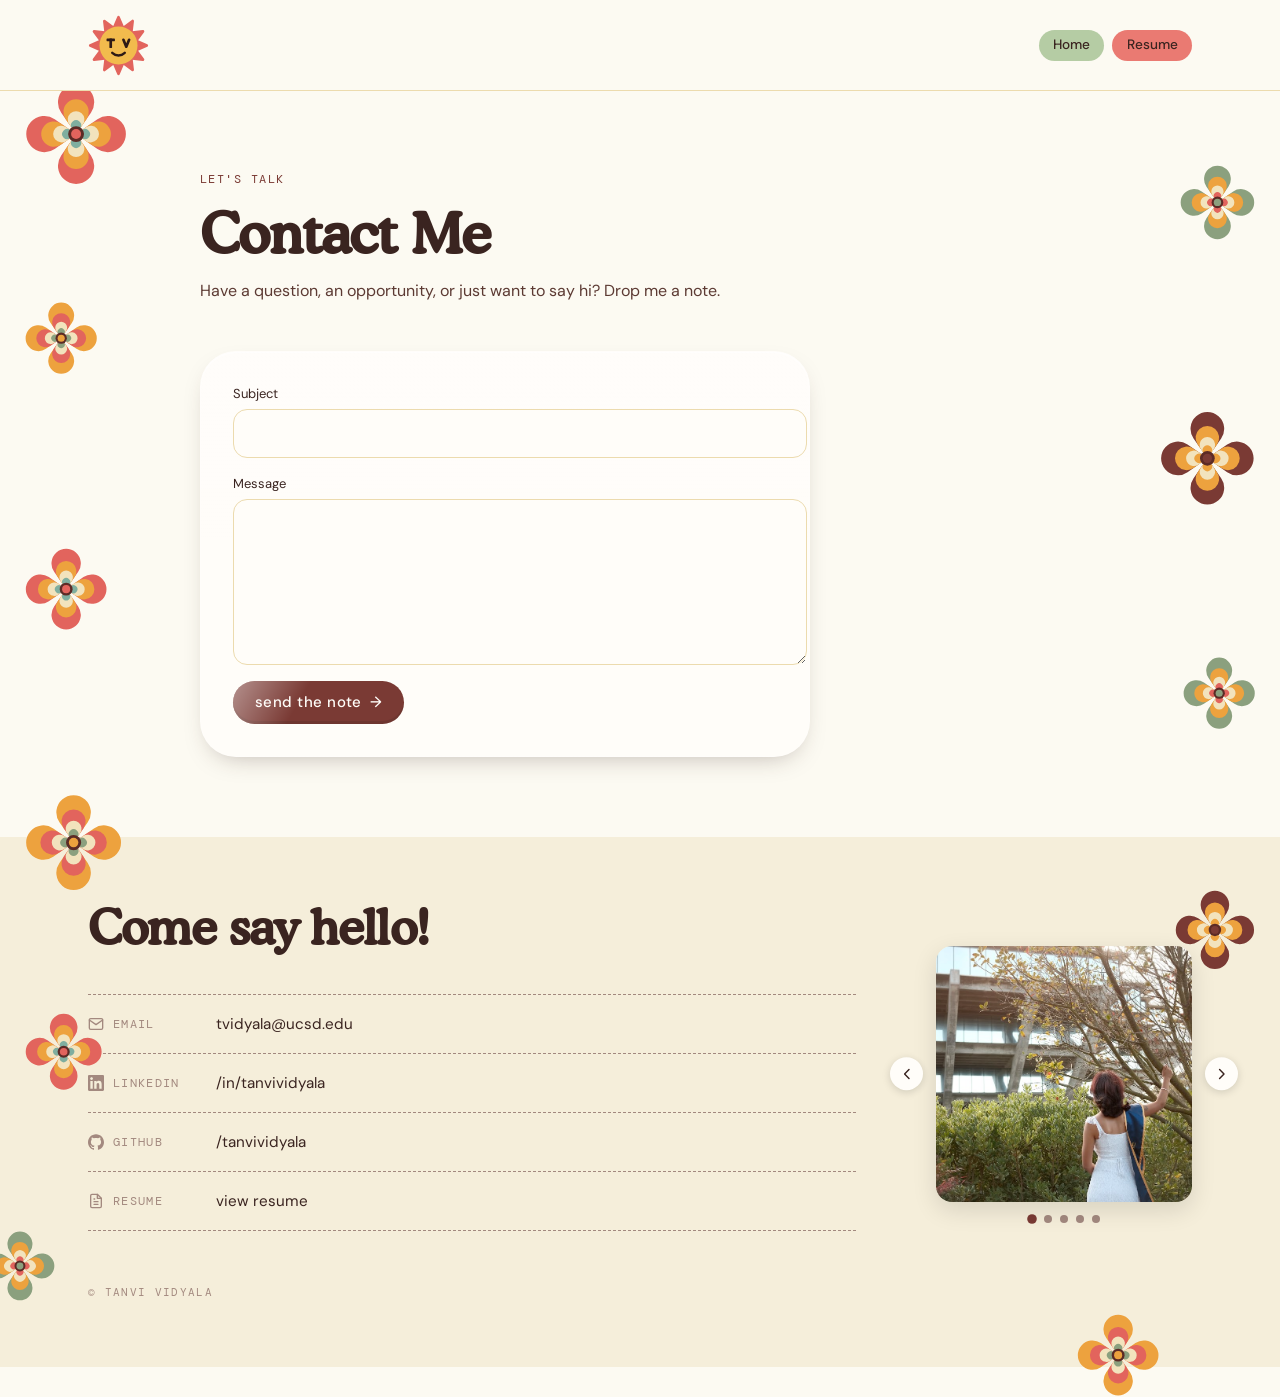
<file: contact/index.html>
<!DOCTYPE html>
<html lang="en">
<head>
    <meta charset="UTF-8">
    <meta name="viewport" content="width=device-width, initial-scale=1.0">
    <title>Contact — Tanvi Vidyala</title>
    <link rel="stylesheet" href="../style.css">
    <link rel="preconnect" href="https://fonts.googleapis.com">
    <link rel="preconnect" href="https://fonts.gstatic.com" crossorigin>
    <link rel="stylesheet" href="https://fonts.googleapis.com/css2?family=Poppins:wght@500;600;700;800&family=DM+Sans:opsz,wght@9..40,300;9..40,400;9..40,500;9..40,600;9..40,700&family=DM+Mono:wght@300;400;500&display=swap">
    <script src="../global.js" type="module"></script>
    <link rel="icon" type="image/svg+xml" href="../images/sun-logo.svg">
    <link rel="icon" type="image/png" href="../images/sun-icon.png">
</head>
<body>
    <div class="page-hero">
        <p class="page-eyebrow">LET'S TALK</p>
        <h1 class="page-title">Contact Me</h1>
        <p class="page-subtitle">Have a question, an opportunity, or just want to say hi? Drop me a note.</p>
    </div>

    <div class="contact-card glass">
        <form action="mailto:tvidyala@ucsd.edu" method="get">
            <label class="field">
                <span class="field__label">Subject</span>
                <input class="field__input" name="subject">
            </label>
            <label class="field">
                <span class="field__label">Message</span>
                <textarea class="field__input" name="body" rows="5"></textarea>
            </label>
            <button class="btn btn--primary">send the note <span class="arrow">→</span></button>
        </form>
    </div>
</body>
</html>
</file>
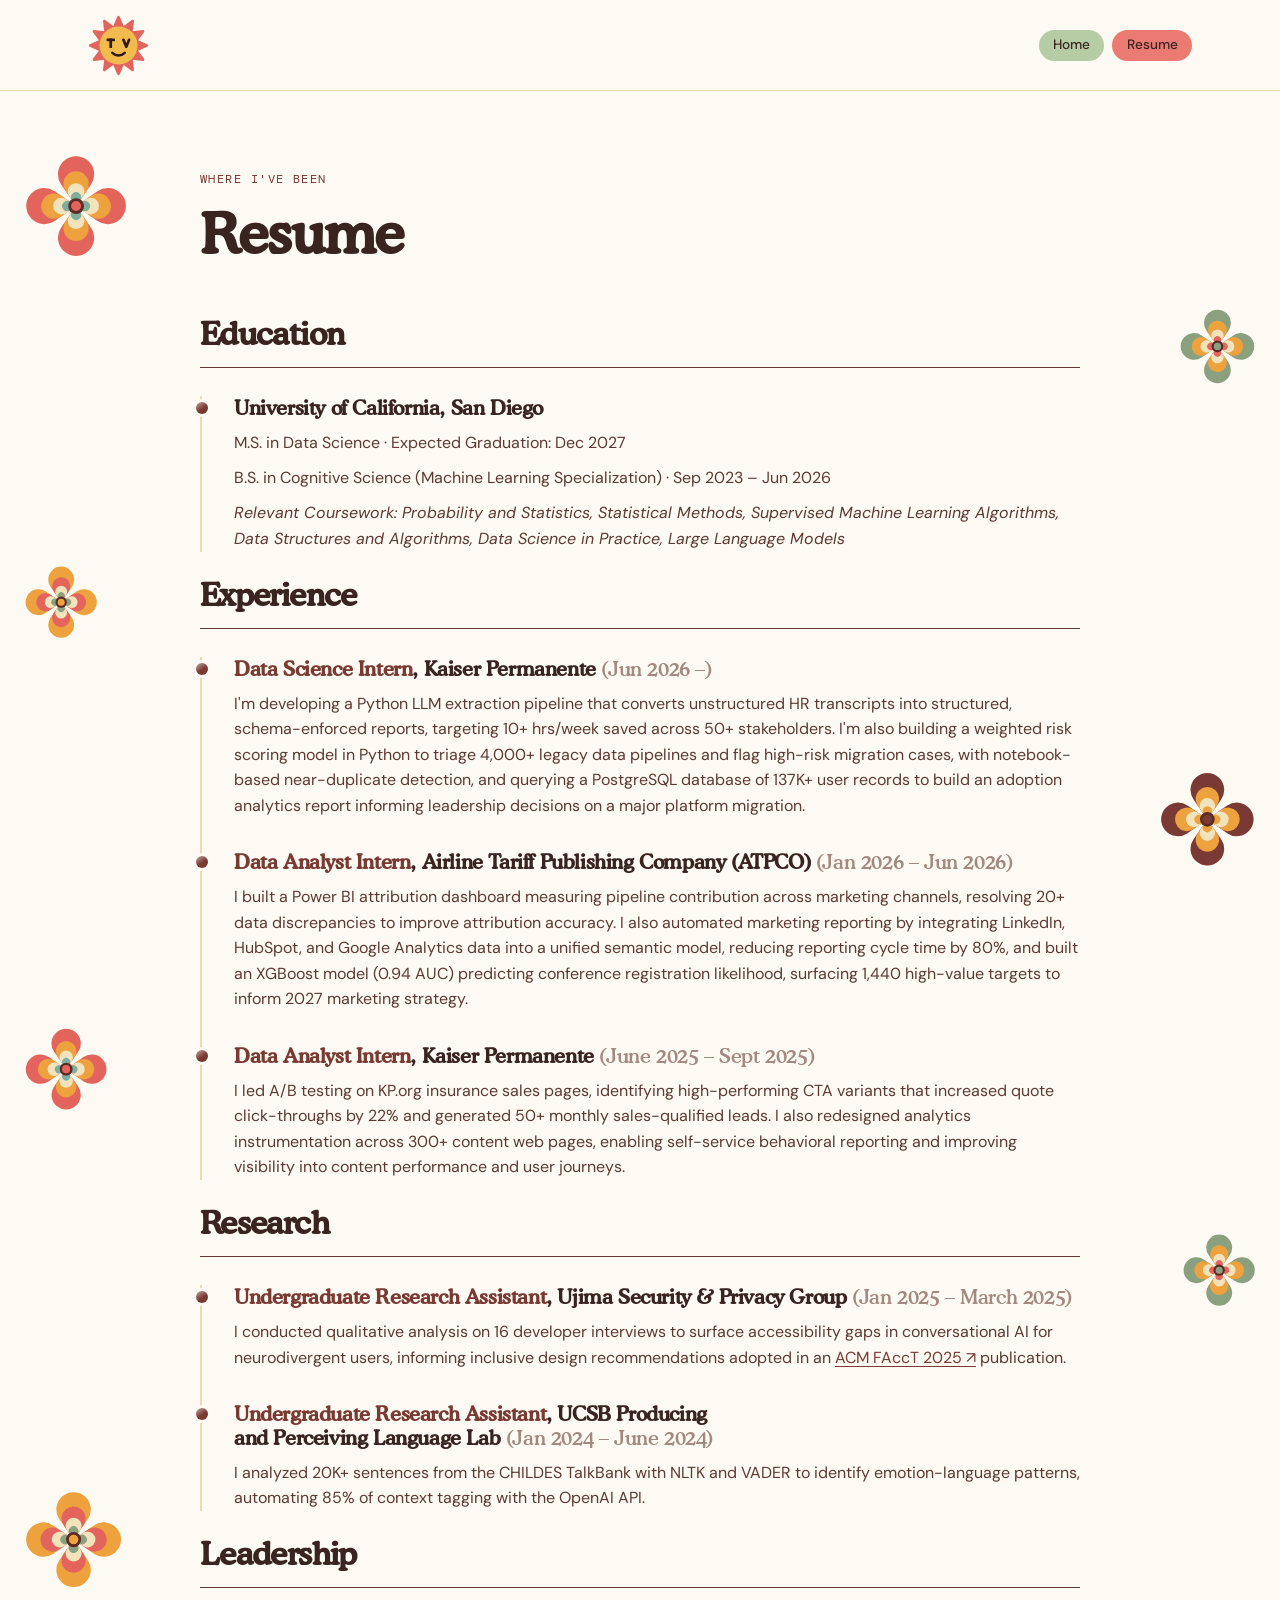
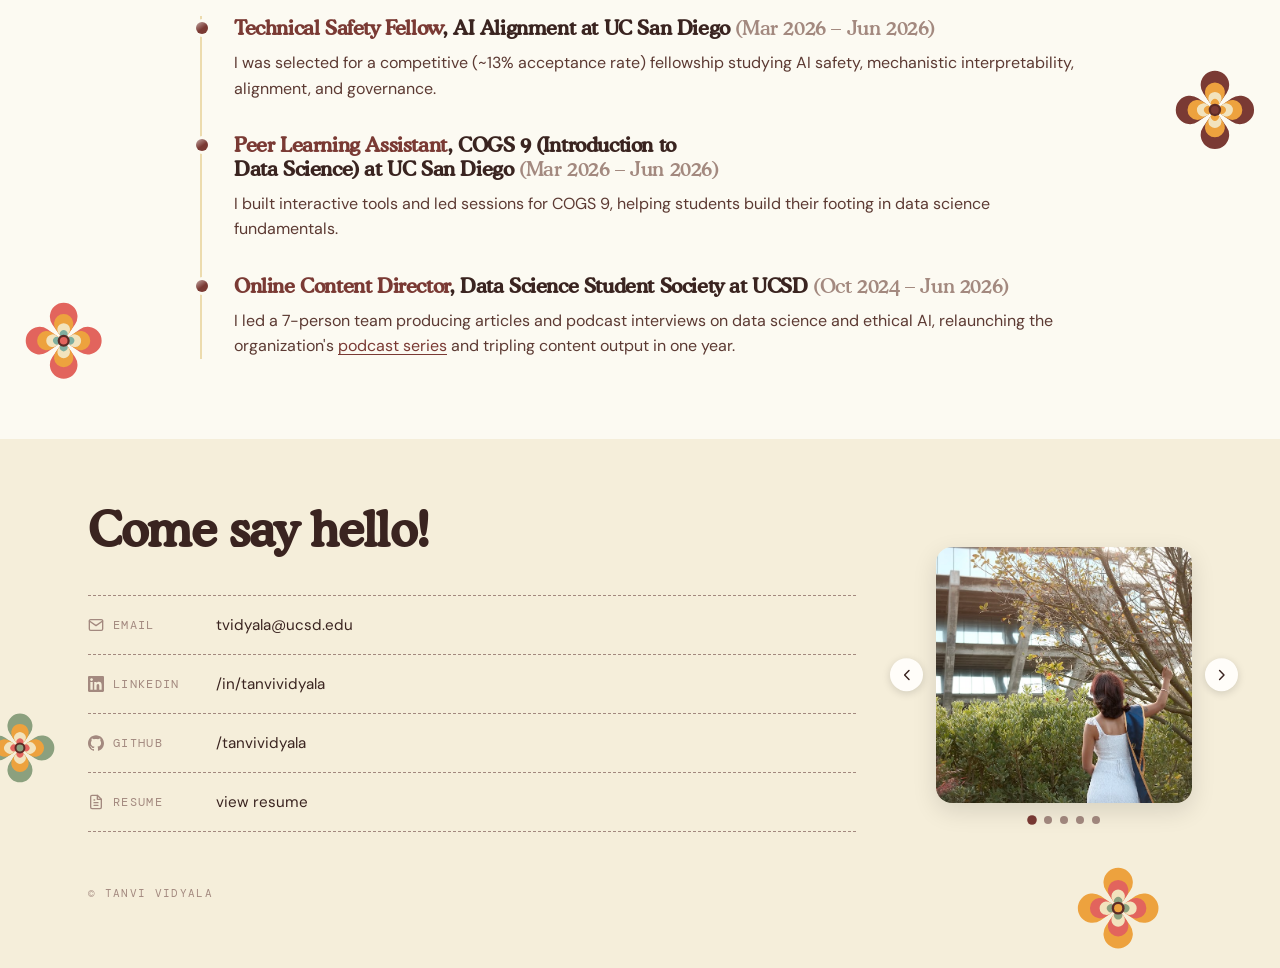
<file: resume/index.html>
<!DOCTYPE html>
<html lang="en">
<head>
    <meta charset="UTF-8">
    <meta name="viewport" content="width=device-width, initial-scale=1.0">
    <title>Resume — Tanvi Vidyala</title>
    <link rel="stylesheet" href="../style.css">
    <link rel="preconnect" href="https://fonts.googleapis.com">
    <link rel="preconnect" href="https://fonts.gstatic.com" crossorigin>
    <link rel="stylesheet" href="https://fonts.googleapis.com/css2?family=Poppins:wght@500;600;700;800&family=DM+Sans:opsz,wght@9..40,300;9..40,400;9..40,500;9..40,600;9..40,700&family=DM+Mono:wght@300;400;500&display=swap">
    <script src="../global.js" type="module"></script>
    <link rel="icon" type="image/svg+xml" href="../images/sun-logo.svg">
    <link rel="icon" type="image/png" href="../images/sun-icon.png">
</head>
<body>
    <div class="page-hero">
        <p class="page-eyebrow">WHERE I'VE BEEN</p>
        <h1 class="page-title">Resume</h1>
    </div>

    <section>
        <div class="section__head"><h2 class="section__title">Education</h2></div>
        <div class="timeline">
            <div class="timeline-item">
                <h3>University of California, San Diego</h3>
                <p>M.S. in Data Science · Expected Graduation: Dec 2027</p>
                <p>B.S. in Cognitive Science (Machine Learning Specialization) · Sep 2023 – Jun 2026</p>
                <p><i>Relevant Coursework: Probability and Statistics, Statistical Methods, Supervised Machine Learning Algorithms, Data Structures and Algorithms, Data Science in Practice, Large Language Models</i></p>
            </div>
        </div>
    </section>

    <section>
        <div class="section__head"><h2 class="section__title">Experience</h2></div>
        <div class="timeline">
            <div class="timeline-item">
                <h3><span class="org">Data Science Intern</span>, Kaiser Permanente <time>(Jun 2026 –)</time></h3>
                <p>I'm developing a Python LLM extraction pipeline that converts unstructured HR transcripts into structured, schema-enforced reports, targeting 10+ hrs/week saved across 50+ stakeholders. I'm also building a weighted risk scoring model in Python to triage 4,000+ legacy data pipelines and flag high-risk migration cases, with notebook-based near-duplicate detection, and querying a PostgreSQL database of 137K+ user records to build an adoption analytics report informing leadership decisions on a major platform migration.</p>
            </div>
            <div class="timeline-item">
                <h3><span class="org">Data Analyst Intern</span>, Airline Tariff Publishing Company (ATPCO) <time>(Jan 2026 – Jun 2026)</time></h3>
                <p>I built a Power BI attribution dashboard measuring pipeline contribution across marketing channels, resolving 20+ data discrepancies to improve attribution accuracy. I also automated marketing reporting by integrating LinkedIn, HubSpot, and Google Analytics data into a unified semantic model, reducing reporting cycle time by 80%, and built an XGBoost model (0.94 AUC) predicting conference registration likelihood, surfacing 1,440 high-value targets to inform 2027 marketing strategy.</p>
            </div>
            <div class="timeline-item">
                <h3><span class="org">Data Analyst Intern</span>, Kaiser Permanente <time>(June 2025 – Sept 2025)</time></h3>
                <p>I led A/B testing on KP.org insurance sales pages, identifying high-performing CTA variants that increased quote click-throughs by 22% and generated 50+ monthly sales-qualified leads. I also redesigned analytics instrumentation across 300+ content web pages, enabling self-service behavioral reporting and improving visibility into content performance and user journeys.</p>
            </div>
        </div>
    </section>

    <section>
        <div class="section__head"><h2 class="section__title">Research</h2></div>
        <div class="timeline">
            <div class="timeline-item">
                <h3><span class="org">Undergraduate Research Assistant</span>, Ujima Security & Privacy Group <time>(Jan 2025 – March 2025)</time></h3>
                <p>I conducted qualitative analysis on 16 developer interviews to surface accessibility gaps in conversational AI for neurodivergent users, informing inclusive design recommendations adopted in an <a href="https://arxiv.org/abs/2506.12098" target="_blank" rel="noopener noreferrer">ACM FAccT 2025 ↗</a> publication.</p>
            </div>
            <div class="timeline-item">
                <h3><span class="org">Undergraduate Research Assistant</span>, UCSB Producing and Perceiving Language Lab <time>(Jan 2024 – June 2024)</time></h3>
                <p>I analyzed 20K+ sentences from the CHILDES TalkBank with NLTK and VADER to identify emotion-language patterns, automating 85% of context tagging with the OpenAI API.</p>
            </div>
        </div>
    </section>

    <section>
        <div class="section__head"><h2 class="section__title">Leadership</h2></div>
        <div class="timeline">
            <div class="timeline-item">
                <h3><span class="org">Technical Safety Fellow</span>, AI Alignment at UC San Diego <time>(Mar 2026 – Jun 2026)</time></h3>
                <p>I was selected for a competitive (~13% acceptance rate) fellowship studying AI safety, mechanistic interpretability, alignment, and governance.</p>
            </div>
            <div class="timeline-item">
                <h3><span class="org">Peer Learning Assistant</span>, COGS 9 (Introduction to Data Science) at UC San Diego <time>(Mar 2026 – Jun 2026)</time></h3>
                <p>I built interactive tools and led sessions for COGS 9, helping students build their footing in data science fundamentals.</p>
            </div>
            <div class="timeline-item">
                <h3><span class="org">Online Content Director</span>, Data Science Student Society at UCSD <time>(Oct 2024 – Jun 2026)</time></h3>
                <p>I led a 7-person team producing articles and podcast interviews on data science and ethical AI, relaunching the organization's <a href="https://medium.com/ds3ucsd/subpage/b6f35c573f40" target="_blank" rel="noopener noreferrer">podcast series</a> and tripling content output in one year.</p>
            </div>
        </div>
    </section>
</body>
</html>
</file>
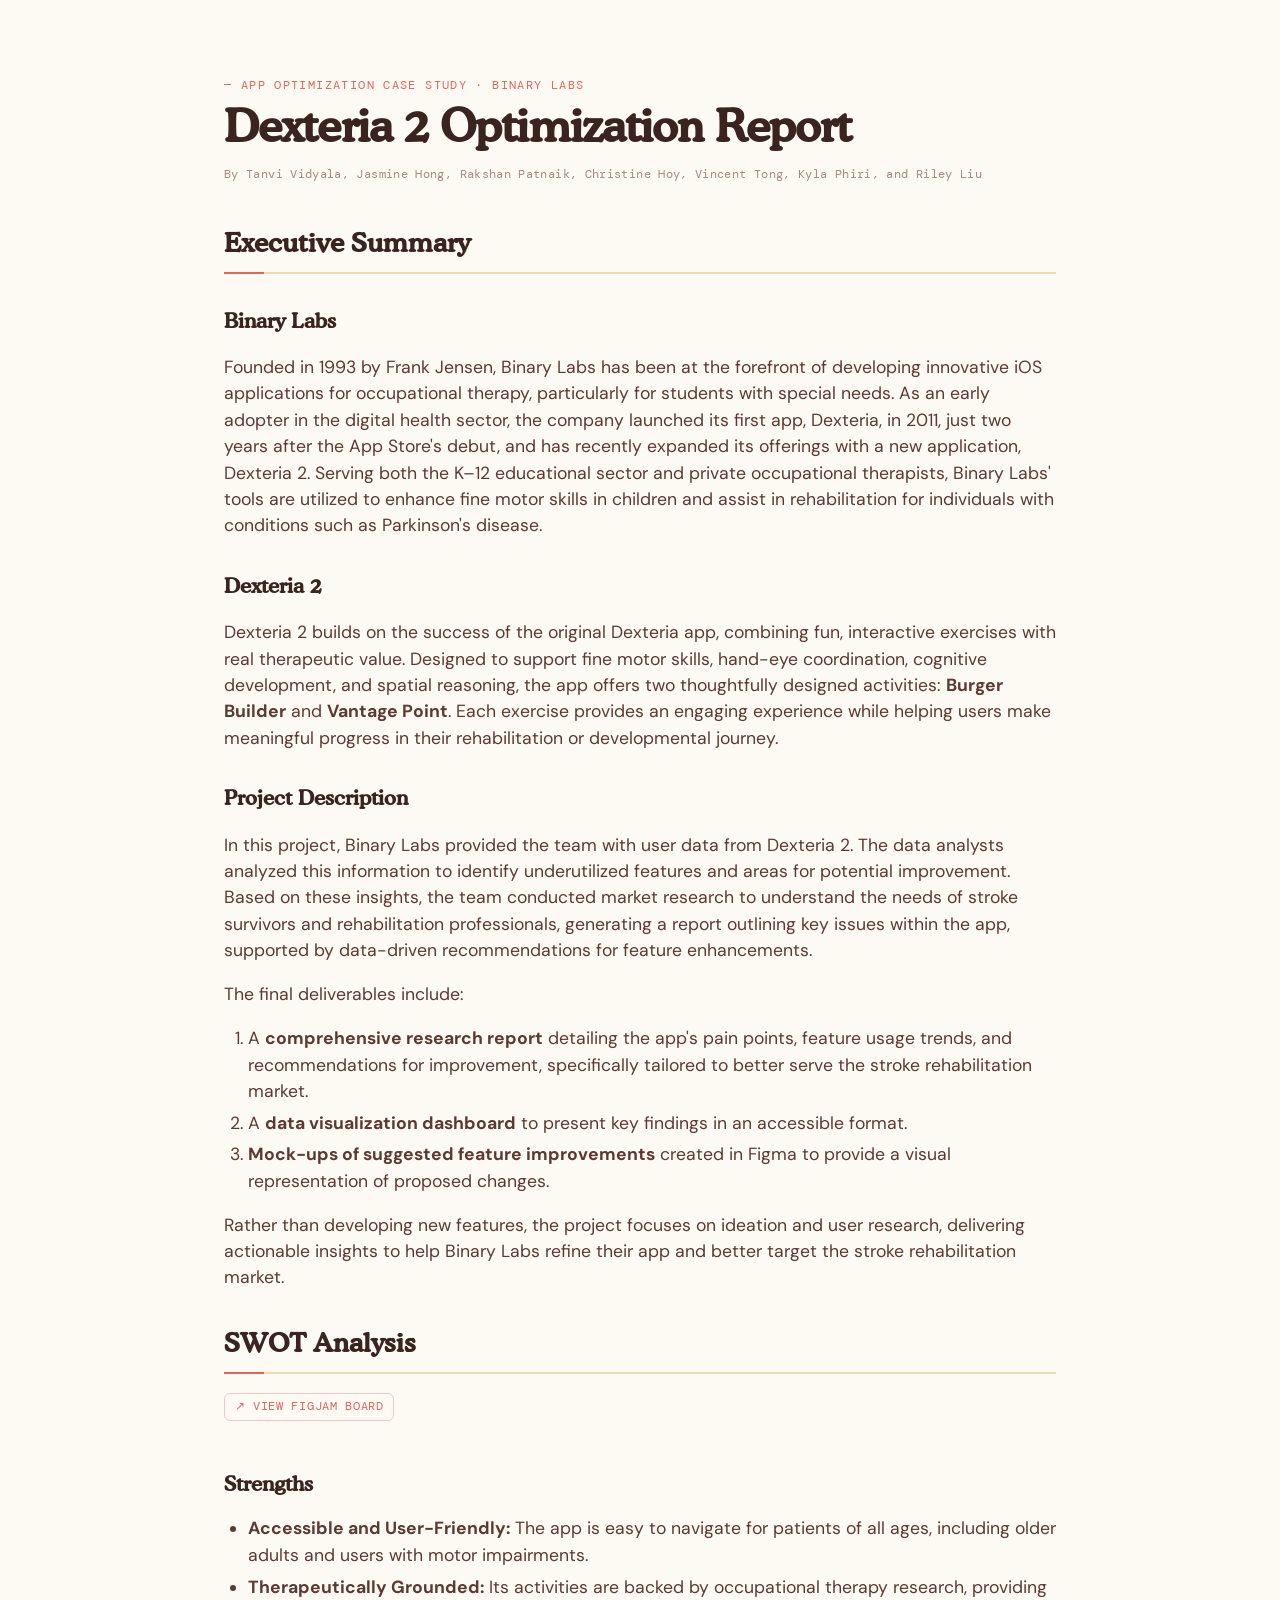
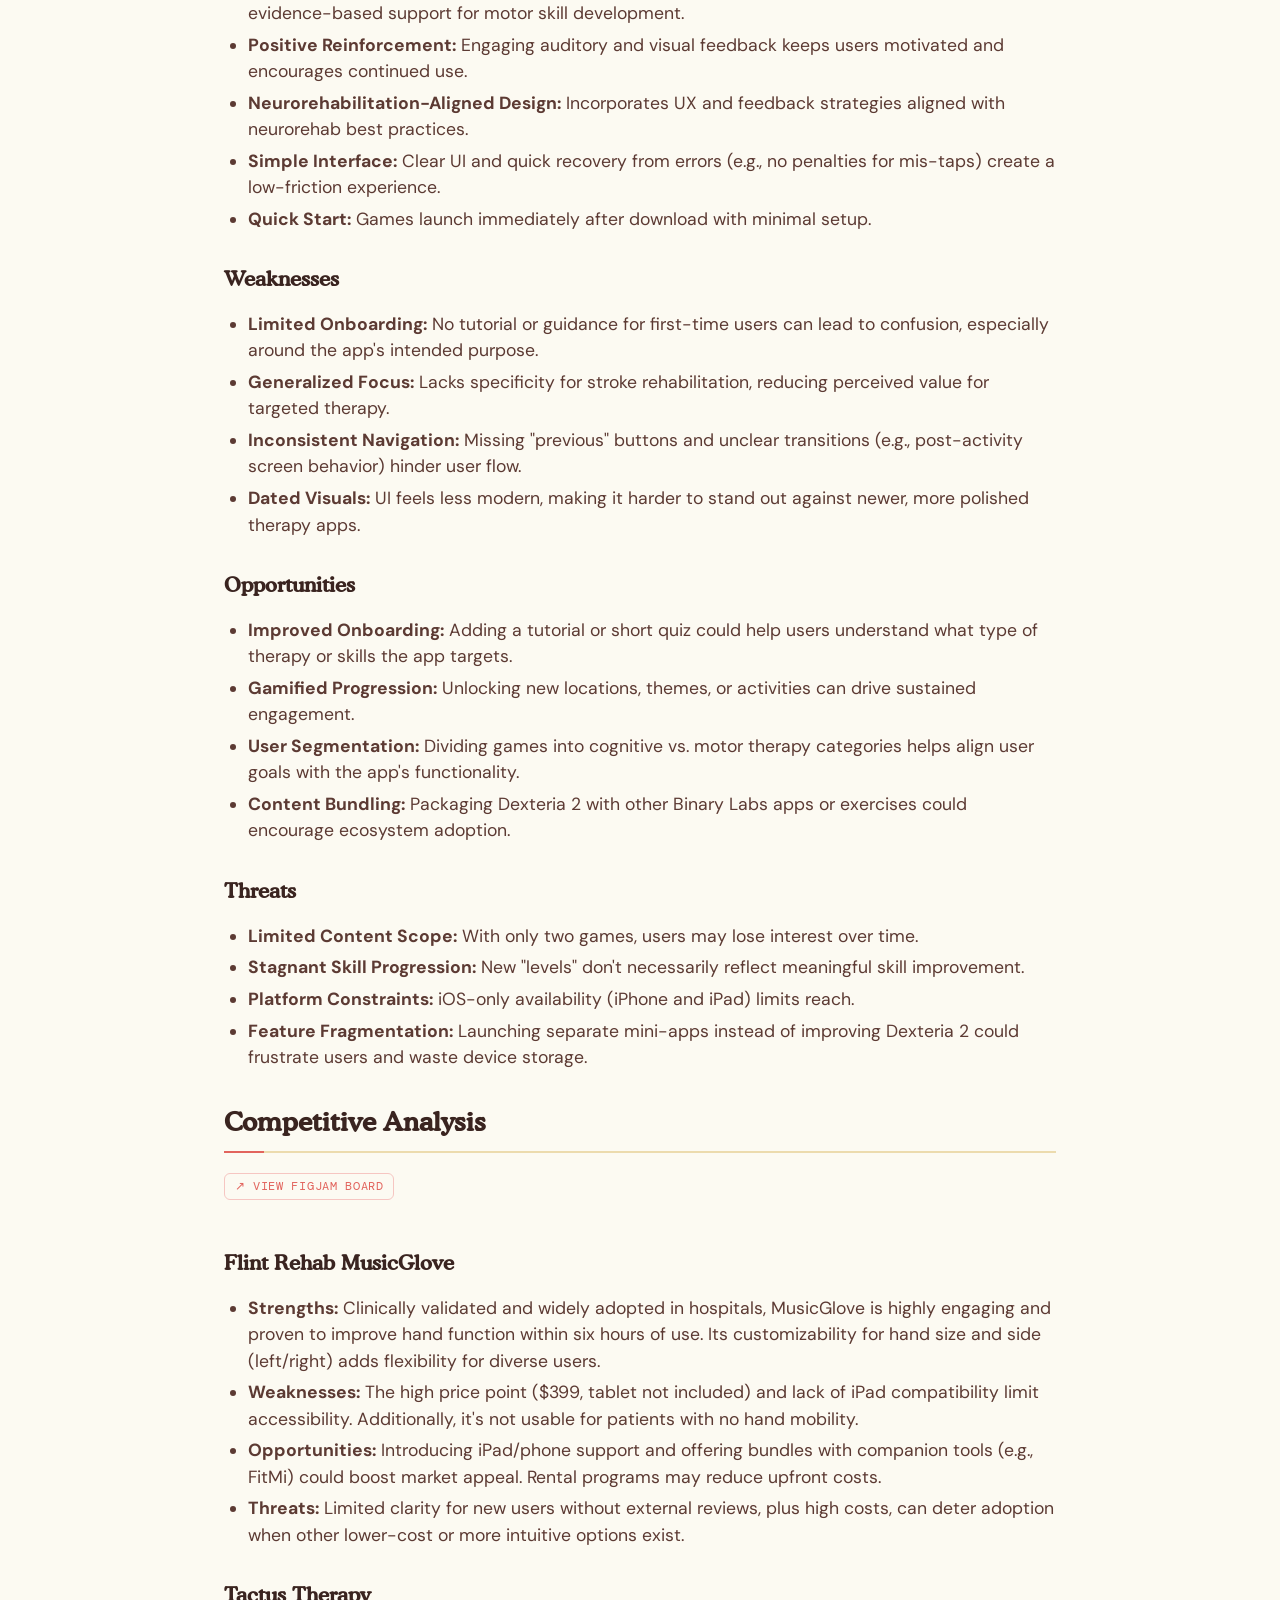
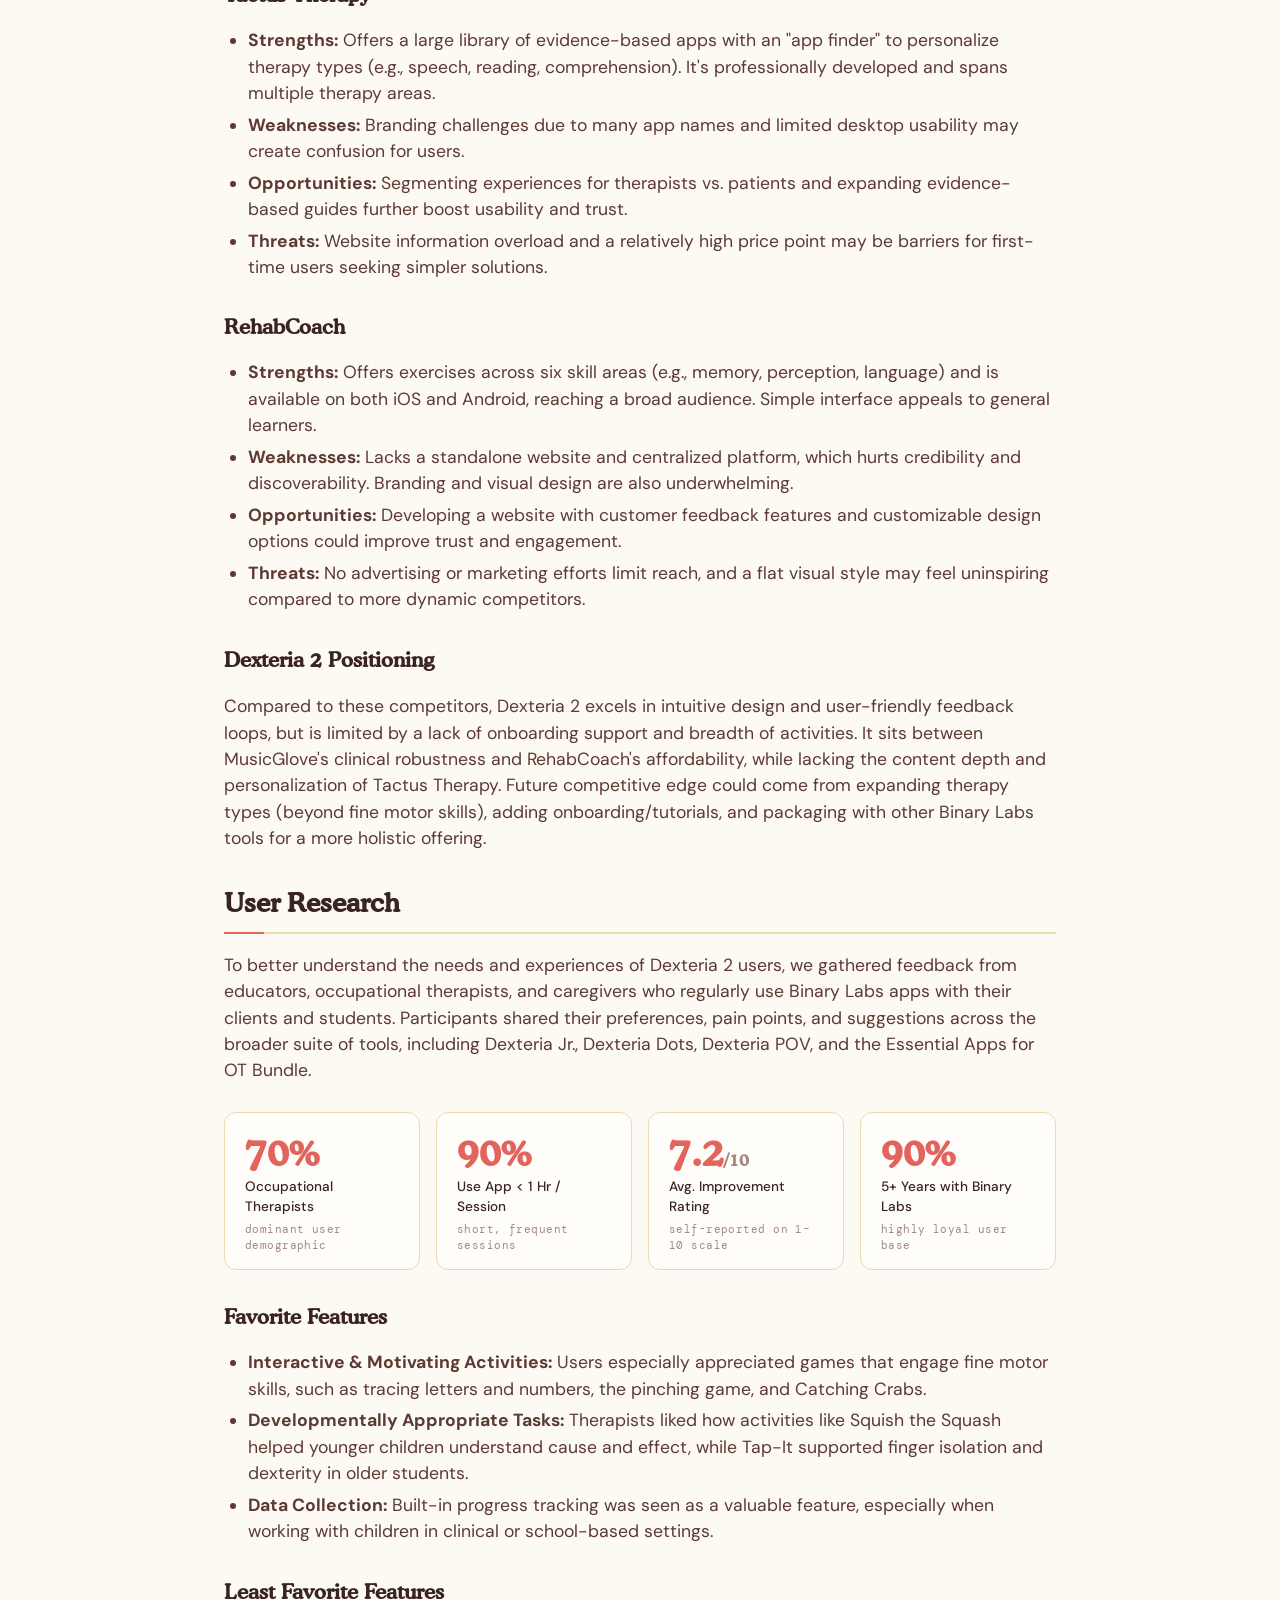
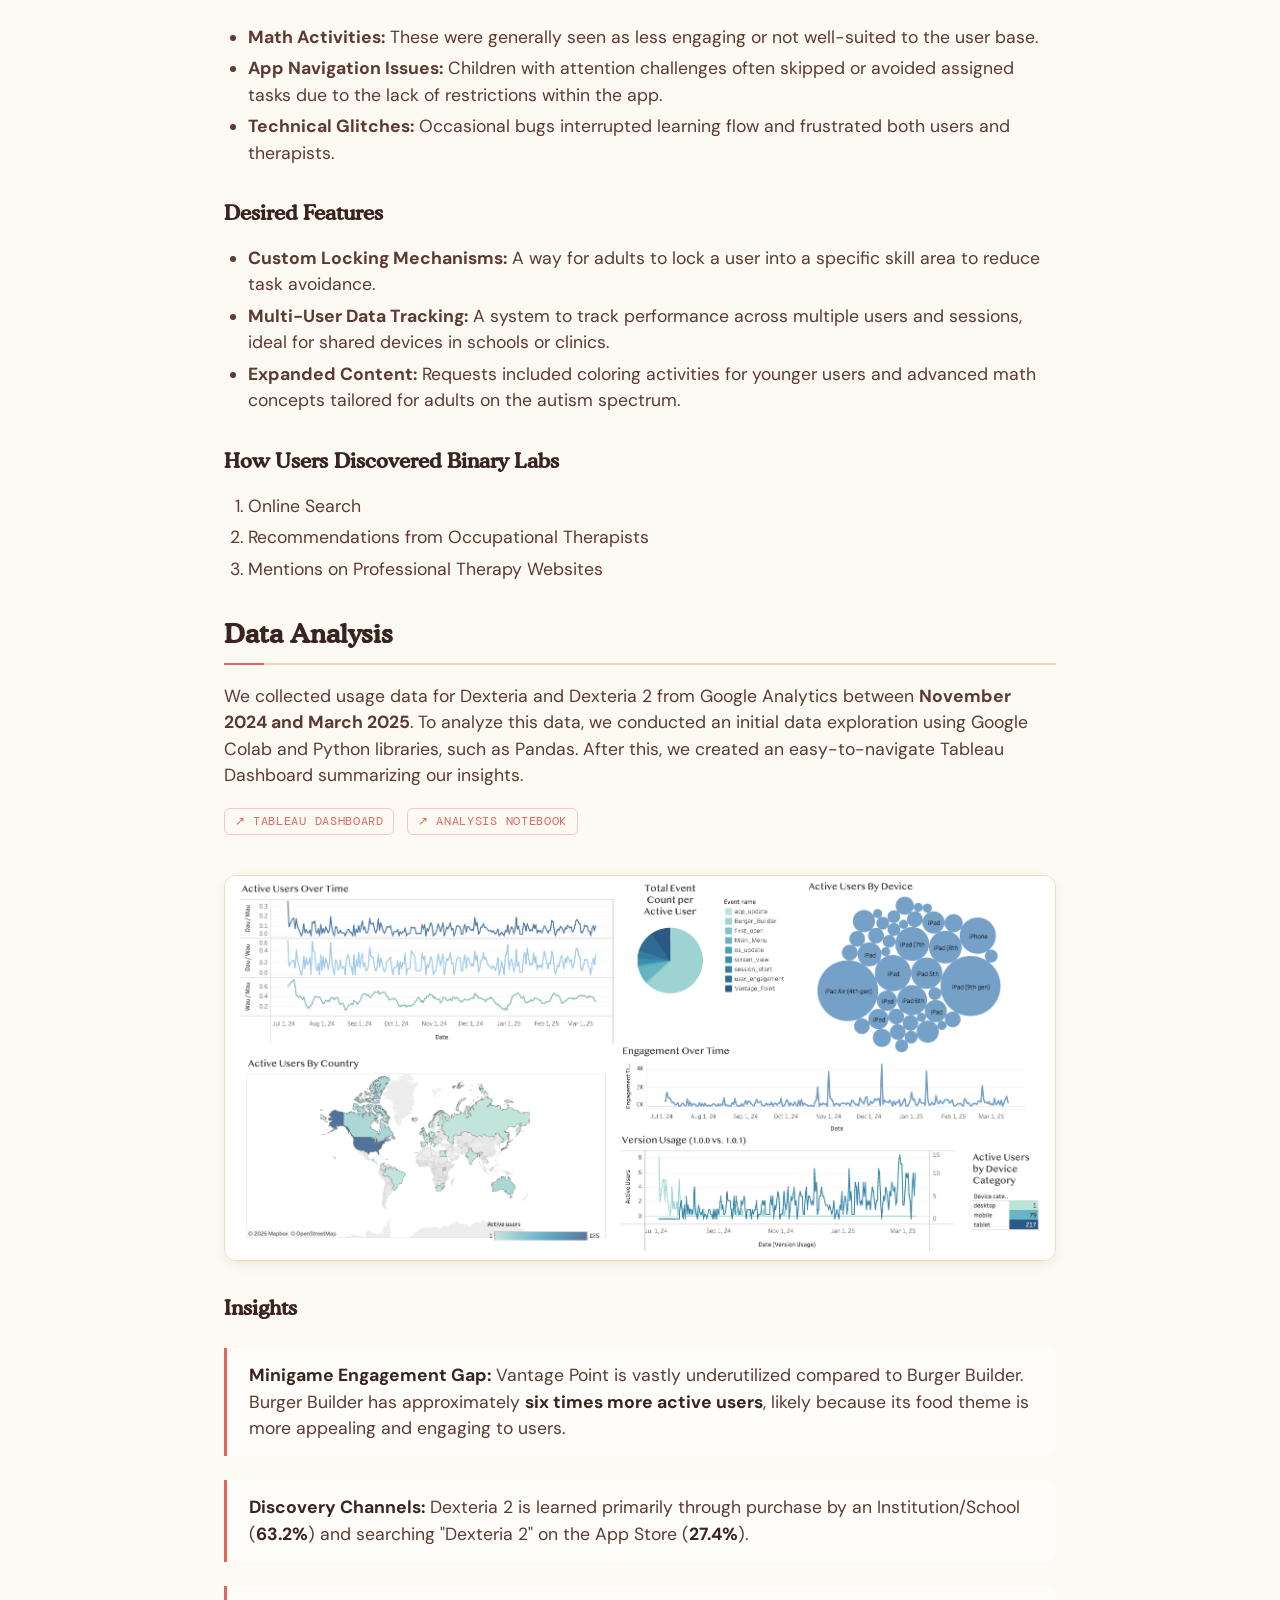
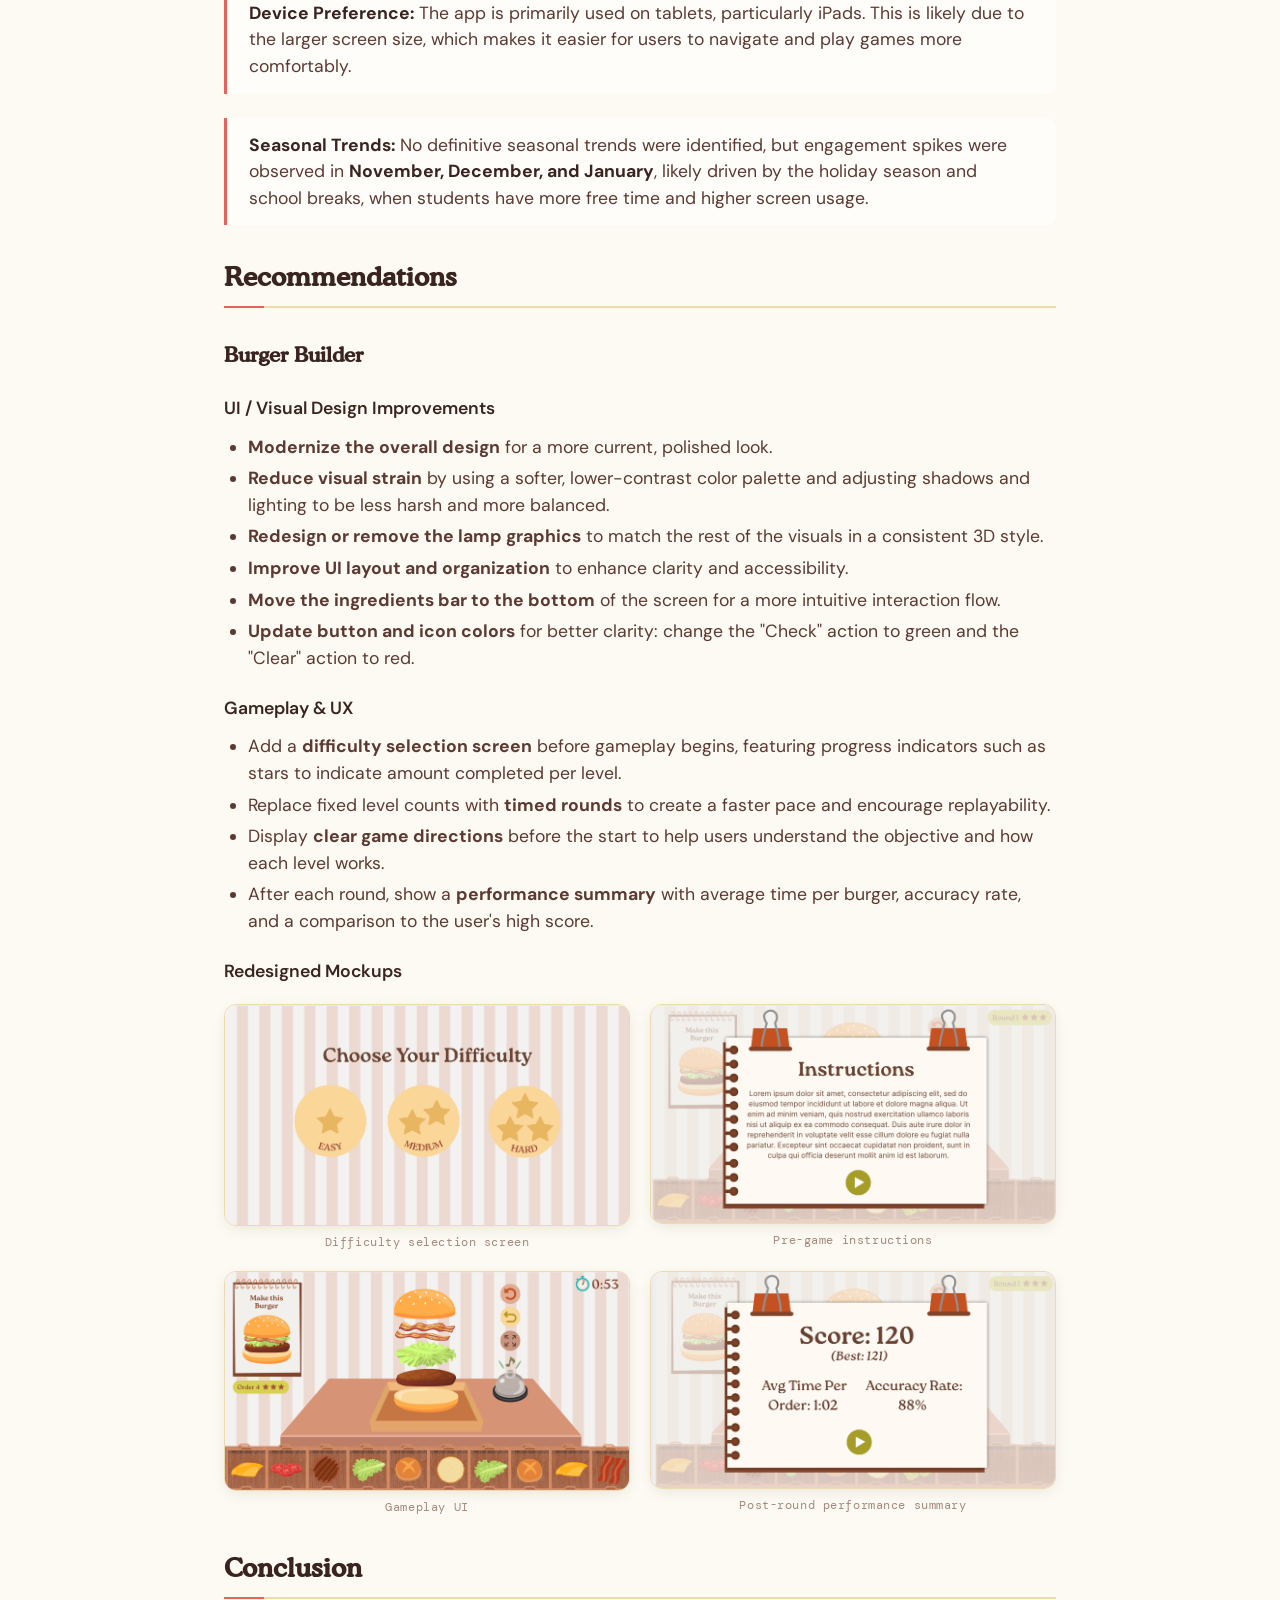
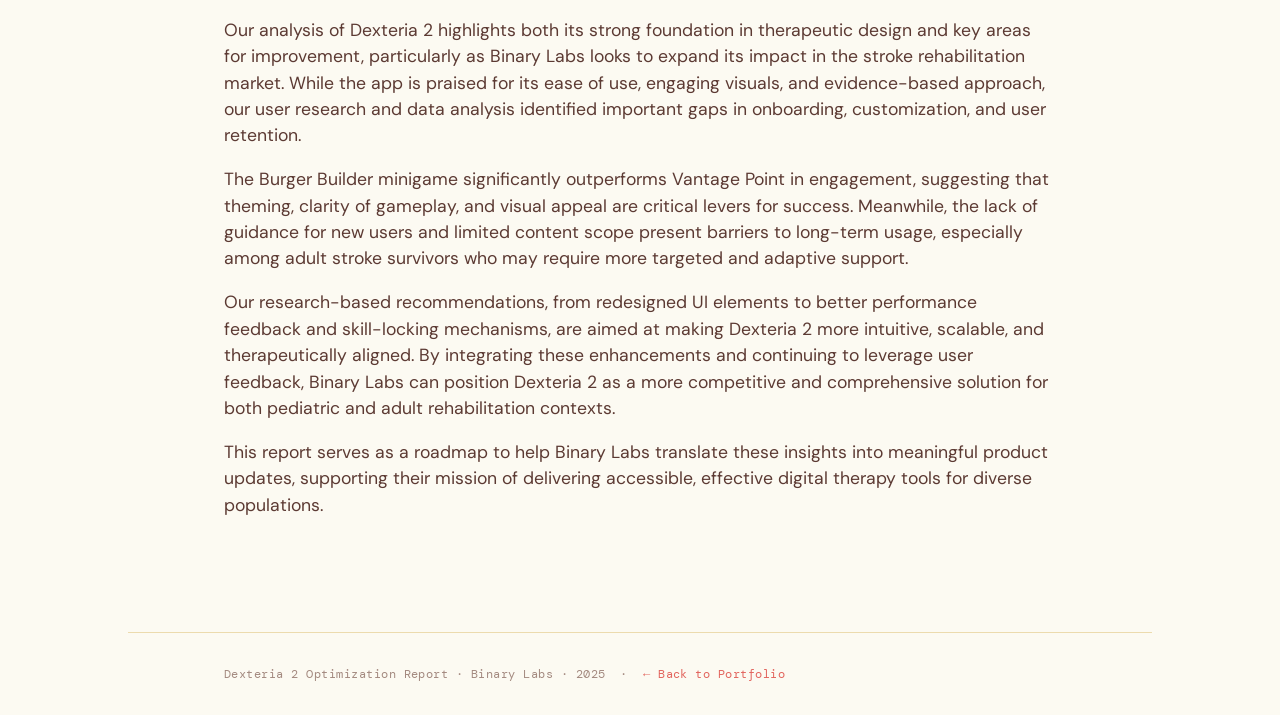
<file: projects/dexteria/index.html>
<!DOCTYPE html>
<html lang="en-US">
<head>
  <meta charset="UTF-8">
  <meta name="viewport" content="width=device-width, initial-scale=1">
  <title>Dexteria Optimization Report</title>
  <meta name="description" content="Improving occupational therapy app engagement through analytics insights, Binary Labs App Optimization Case Study">
  <link rel="preconnect" href="https://fonts.googleapis.com">
  <link rel="preconnect" href="https://fonts.gstatic.com" crossorigin>
  <link href="https://fonts.googleapis.com/css2?family=Poppins:wght@500;600;700;800&family=DM+Mono:wght@300;400;500&family=DM+Sans:opsz,wght@9..40,300;9..40,400;9..40,500;9..40,600;9..40,700&display=swap" rel="stylesheet">
  <style>
    @font-face {
      font-family: "Cooper BT";
      src: url("../../fonts/CooperMdBT-Medium.ttf") format("truetype");
      font-weight: 500;
      font-style: normal;
      font-display: swap;
    }
    
    /* ── Reset ──────────────────────────────────────────────────────────────── */
    *, *::before, *::after { box-sizing: border-box; }
    html { font-family: sans-serif; -ms-text-size-adjust: 100%; -webkit-text-size-adjust: 100%; }
    body { margin: 0; }
    a { background-color: transparent; }
    a:active, a:hover { outline: 0; }
    b, strong { font-weight: bold; }
    img { border: 0; max-width: 100%; }
    hr { box-sizing: content-box; height: 0; }
    pre { overflow: auto; }
    table { border-collapse: collapse; border-spacing: 0; }
    td, th { padding: 0; }

    /* ── Design tokens ──────────────────────────────────────────────────────── */
    :root {
      --poppy:       #e2645d;
      --sage:        #8ba07e;
      --cream:       #fcfaf2;
      --apricot:     #eda23e;
      --moss:        #6b3a35;
      --moss-900:    #3a2420;
      --cream-50:    #fffdf9;
      --cream-100:   #fcfaf2;
      --cream-200:   #f5eeda;
      --cream-300:   #ecdbae;
      --moss-300:    #a3897f;
      --moss-700:    #5c3a33;
      --poppy-200:   #f6c6c2;
      --poppy-600:   #c94c46;
      --apricot-200: #fbdcac;
      --apricot-600: #d98a2c;
      --sage-200:    #d4ddc9;
      --sage-600:    #718c68;
      --bg:          var(--cream-100);
      --bg-elevated: var(--cream-50);
      --bg-sunken:   var(--cream-200);
      --fg:          var(--moss-900);
      --fg-muted:    var(--moss-700);
      --fg-subtle:   var(--moss-300);
      --accent:      var(--poppy);
      --accent-hover:var(--poppy-600);
      --success:     var(--sage-600);
      --highlight:   var(--apricot);
      --border:      var(--cream-300);
      --font-display:"Cooper BT", "DM Sans", -apple-system, BlinkMacSystemFont, "Helvetica Neue", Arial, sans-serif;
      --font-sans:   "DM Sans", -apple-system, BlinkMacSystemFont, "Helvetica Neue", Arial, sans-serif;
      --font-mono:   "DM Mono", ui-monospace, "SF Mono", Menlo, Consolas, monospace;
    }

    /* ── Base ───────────────────────────────────────────────────────────────── */
    body {
      background-color: var(--bg);
      color: var(--fg-muted);
      font-family: var(--font-sans);
      font-size: 16px;
      line-height: 1.5;
    }

    /* ── Layout ─────────────────────────────────────────────────────────────── */
    .main-content {
      word-wrap: break-word;
      padding-top: 3rem;
    }
    @media screen and (min-width: 64em) {
      .main-content { max-width: 64rem; padding: 3rem 6rem 4rem; margin: 0 auto; font-size: 1.1rem; }
    }
    @media screen and (min-width: 42em) and (max-width: 64em) {
      .main-content { padding: 3rem 4rem 4rem; font-size: 1.1rem; }
    }
    @media screen and (max-width: 42em) {
      .main-content { padding: 2rem 1.25rem 3rem; font-size: 1rem; }
    }

    /* ── Headings ───────────────────────────────────────────────────────────── */
    .main-content h1 {
      font-family: var(--font-display);
      font-weight: 700;
      font-size: clamp(2.2rem, 3.5vw, 3rem);
      line-height: 1.05;
      letter-spacing: -0.02em;
      color: var(--fg);
      margin-top: 2rem;
      margin-bottom: 1rem;
    }
    .main-content h2,
    .main-content h3 {
      font-family: var(--font-display);
      font-weight: 600;
      color: var(--fg);
      margin-top: 2rem;
      margin-bottom: 1rem;
    }
    .main-content h4,
    .main-content h5,
    .main-content h6 {
      font-family: var(--font-sans);
      font-weight: 600;
      color: var(--fg);
      margin-top: 1.5rem;
      margin-bottom: 0.75rem;
    }

    /* h2 accent underline */
    .main-content h2 {
      padding-bottom: 0.35em;
      border-bottom: 2px solid var(--cream-300);
      position: relative;
    }
    .main-content h2::after {
      content: '';
      position: absolute;
      bottom: -2px;
      left: 0;
      width: 2.5rem;
      height: 2px;
      background: var(--accent);
    }

    /* ── Eyebrow + byline ───────────────────────────────────────────────────── */
    .main-content h1:first-of-type::before {
      content: "— App Optimization Case Study · Binary Labs";
      display: block;
      font-family: var(--font-mono);
      font-size: 0.72rem;
      font-weight: 400;
      letter-spacing: 0.12em;
      text-transform: uppercase;
      color: var(--accent);
      margin-bottom: 0.6rem;
    }
    .main-content h1:first-of-type + p {
      font-family: var(--font-mono);
      font-size: 0.75rem;
      letter-spacing: 0.03em;
      color: var(--fg-subtle);
      margin-top: 0.5rem;
      margin-bottom: 2.5rem;
      max-width: none;
    }

    /* ── Links ──────────────────────────────────────────────────────────────── */
    a {
      color: var(--accent);
      text-decoration: none;
      text-underline-offset: 0.2em;
      text-decoration-thickness: 1px;
      transition: color 140ms ease;
    }
    a:hover {
      color: var(--accent-hover);
      text-decoration: underline;
    }

    /* ── Paragraphs & lists ─────────────────────────────────────────────────── */
    .main-content p { margin-bottom: 1em; }
    .main-content ul,
    .main-content ol { margin-top: 0; padding-left: 1.5rem; }
    .main-content li { margin-bottom: 0.3em; }

    /* ── Dividers ───────────────────────────────────────────────────────────── */
    hr {
      height: 2px;
      padding: 0;
      margin: 2rem 0;
      background-color: var(--border);
      border: 0;
    }

    /* ── Code ───────────────────────────────────────────────────────────────── */
    code {
      font-family: var(--font-mono);
      background-color: var(--bg-sunken);
      color: var(--fg);
      padding: 2px 4px;
      font-size: 0.9rem;
      border-radius: 4px;
    }
    pre {
      font-family: var(--font-mono);
      background-color: var(--bg-sunken);
      color: var(--fg);
      border: 1px solid var(--border);
      border-radius: 10px;
      padding: 0.8rem;
      overflow: auto;
      font-size: 0.9rem;
    }
    pre > code { background-color: transparent; padding: 0; }

    /* ── Tables ─────────────────────────────────────────────────────────────── */
    .main-content table {
      display: block;
      width: 100%;
      overflow-x: auto;
      -webkit-overflow-scrolling: touch;
      border-collapse: collapse;
    }
    .main-content table th,
    .main-content table td {
      padding: 0.5rem 1rem;
      border: 1px solid var(--border);
    }
    .main-content table th {
      font-weight: bold;
      background-color: var(--bg-sunken);
      color: var(--fg);
    }
    .main-content table tr:nth-child(even) td {
      background-color: var(--bg-elevated);
    }
    .main-content table tr:hover td {
      background-color: var(--apricot-200);
      transition: background-color 140ms ease;
    }

    /* ── Blockquotes ────────────────────────────────────────────────────────── */
    blockquote {
      background: var(--bg-elevated);
      border-left: 3px solid var(--accent);
      border-radius: 0 10px 10px 0;
      padding: 0.9rem 1.4rem;
      margin-left: 0;
      color: var(--fg-muted);
    }
    blockquote > :first-child { margin-top: 0; }
    blockquote > :last-child { margin-bottom: 0; }

    /* ── Images ─────────────────────────────────────────────────────────────── */
    .main-content img {
      border-radius: 12px;
      border: 1px solid var(--border);
      box-shadow: 0 4px 16px -4px rgba(58, 36, 32, 0.12);
      display: block;
      margin: 1rem auto;
      max-width: 100%;
    }

    /* ── iframes ────────────────────────────────────────────────────────────── */
    iframe {
      display: block;
      width: 100% !important;
      max-width: 100%;
      margin: 1.5rem 0;
    }

    /* ── Mono small elements ────────────────────────────────────────────────── */
    small, caption, figcaption { font-family: var(--font-mono); }

    /* ── Selection ──────────────────────────────────────────────────────────── */
    ::selection { background: var(--apricot-200); color: var(--moss-900); }

    /* ── Team grid ──────────────────────────────────────────────────────────── */
    .team-grid {
      display: grid;
      grid-template-columns: repeat(auto-fit, minmax(180px, 1fr));
      gap: 1.25rem 2rem;
      margin: 1.75rem 0 3rem;
      padding: 1.5rem;
      background: var(--bg-elevated);
      border: 1px solid var(--border);
      border-radius: 12px;
    }
    .team-cell {}
    .team-role {
      font-family: var(--font-mono);
      font-size: 0.68rem;
      font-weight: 400;
      letter-spacing: 0.1em;
      text-transform: uppercase;
      color: var(--fg-subtle);
      margin: 0 0 0.2rem;
    }
    .team-name {
      font-family: var(--font-sans);
      font-weight: 500;
      color: var(--fg);
      font-size: 0.95rem;
      margin: 0;
    }

    /* ── Callout / insight card ──────────────────────────────────────────────── */
    .callout {
      background: var(--bg-elevated);
      border-left: 3px solid var(--accent);
      border-radius: 0 10px 10px 0;
      padding: 0.9rem 1.4rem;
      margin: 1.5rem 0;
    }
    .callout p { margin: 0; }
    .callout strong { color: var(--fg); }

    /* ── Stat / KPI cards ───────────────────────────────────────────────────── */
    .stats-grid {
      display: grid;
      grid-template-columns: repeat(auto-fit, minmax(160px, 1fr));
      gap: 1rem;
      margin: 1.75rem 0 2rem;
    }
    .stat-card {
      background: var(--bg-elevated);
      border: 1px solid var(--border);
      border-radius: 12px;
      padding: 1.25rem 1.25rem 1rem;
    }
    .stat-card .stat-value {
      font-family: var(--font-display);
      font-size: clamp(1.9rem, 3vw, 2.4rem);
      font-weight: 700;
      color: var(--accent);
      line-height: 1;
      margin: 0 0 0.35rem;
    }
    .stat-card .stat-label {
      font-family: var(--font-sans);
      font-size: 0.85rem;
      font-weight: 500;
      color: var(--fg);
      margin: 0 0 0.2rem;
    }
    .stat-card .stat-sub {
      font-family: var(--font-mono);
      font-size: 0.68rem;
      color: var(--fg-subtle);
      letter-spacing: 0.04em;
      margin: 0;
    }

    /* ── External link chip ─────────────────────────────────────────────────── */
    .link-chip {
      display: inline-flex;
      align-items: center;
      gap: 0.35rem;
      font-family: var(--font-mono);
      font-size: 0.72rem;
      letter-spacing: 0.06em;
      text-transform: uppercase;
      color: var(--accent);
      border: 1px solid var(--poppy-200);
      border-radius: 6px;
      padding: 0.25rem 0.6rem;
      text-decoration: none;
      transition: background-color 140ms ease, color 140ms ease;
      margin-bottom: 1rem;
      margin-right: 0.5rem;
    }
    .link-chip:hover {
      background-color: var(--poppy-200);
      color: var(--poppy-600);
      text-decoration: none;
    }


    /* ── Mockup grid ────────────────────────────────────────────────────────── */
    .mockup-grid {
      display: grid;
      grid-template-columns: repeat(2, 1fr);
      gap: 1.25rem;
      margin: 1.25rem 0 1.5rem;
    }
    @media screen and (max-width: 42em) {
      .mockup-grid { grid-template-columns: 1fr; }
    }
    .mockup-figure {
      margin: 0;
    }
    .mockup-figure img {
      margin: 0 0 0.5rem;
      width: 100%;
    }
    .mockup-figure figcaption {
      font-family: var(--font-mono);
      font-size: 0.72rem;
      letter-spacing: 0.05em;
      color: var(--fg-subtle);
      text-align: center;
    }

    /* ── Footer ─────────────────────────────────────────────────────────────── */
    .site-footer {
      padding-top: 2rem;
      margin-top: 2rem;
      border-top: solid 1px var(--border);
      color: var(--fg-subtle);
      font-family: var(--font-mono);
      font-size: 0.75rem;
      letter-spacing: 0.04em;
    }
    @media screen and (min-width: 64em) {
      .site-footer { max-width: 64rem; padding: 2rem 6rem; margin: 2rem auto 0; }
    }
    @media screen and (min-width: 42em) and (max-width: 64em) {
      .site-footer { padding: 2rem 4rem; }
    }
    @media screen and (max-width: 42em) {
      .site-footer { padding: 2rem 1.25rem; }
    }
  </style>
    <link rel="icon" type="image/svg+xml" href="../../images/sun-logo.svg">
    <link rel="icon" type="image/png" href="../../images/sun-icon.png">
</head>
<body>

  <main id="content" class="main-content" role="main">

    <h1>Dexteria 2 Optimization Report</h1>

    <p>By Tanvi Vidyala, Jasmine Hong, Rakshan Patnaik, Christine Hoy, Vincent Tong, Kyla Phiri, and Riley Liu</p>

    <h2>Executive Summary</h2>

    <h3>Binary Labs</h3>
    <p>Founded in 1993 by Frank Jensen, Binary Labs has been at the forefront of developing innovative iOS applications for occupational therapy, particularly for students with special needs. As an early adopter in the digital health sector, the company launched its first app, Dexteria, in 2011, just two years after the App Store's debut, and has recently expanded its offerings with a new application, Dexteria 2. Serving both the K–12 educational sector and private occupational therapists, Binary Labs' tools are utilized to enhance fine motor skills in children and assist in rehabilitation for individuals with conditions such as Parkinson's disease.</p>

    <h3>Dexteria 2</h3>
    <p>Dexteria 2 builds on the success of the original Dexteria app, combining fun, interactive exercises with real therapeutic value. Designed to support fine motor skills, hand-eye coordination, cognitive development, and spatial reasoning, the app offers two thoughtfully designed activities: <strong>Burger Builder</strong> and <strong>Vantage Point</strong>. Each exercise provides an engaging experience while helping users make meaningful progress in their rehabilitation or developmental journey.</p>

    <h3>Project Description</h3>
    <p>In this project, Binary Labs provided the team with user data from Dexteria 2. The data analysts analyzed this information to identify underutilized features and areas for potential improvement. Based on these insights, the team conducted market research to understand the needs of stroke survivors and rehabilitation professionals, generating a report outlining key issues within the app, supported by data-driven recommendations for feature enhancements.</p>

    <p>The final deliverables include:</p>
    <ol>
      <li>A <strong>comprehensive research report</strong> detailing the app's pain points, feature usage trends, and recommendations for improvement, specifically tailored to better serve the stroke rehabilitation market.</li>
      <li>A <strong>data visualization dashboard</strong> to present key findings in an accessible format.</li>
      <li><strong>Mock-ups of suggested feature improvements</strong> created in Figma to provide a visual representation of proposed changes.</li>
    </ol>
    <p>Rather than developing new features, the project focuses on ideation and user research, delivering actionable insights to help Binary Labs refine their app and better target the stroke rehabilitation market.</p>

    <h2>SWOT Analysis</h2>

    <p>
      <a class="link-chip" href="https://www.figma.com/board/84XESIrtKzLvMOHjBAAOd1/Binary-labs-project--marketing-research----SWOT-analysis?node-id=0-1&p=f" target="_blank" rel="noopener noreferrer">↗ View FigJam Board</a>
    </p>

    <h3>Strengths</h3>
    <ul>
      <li><strong>Accessible and User-Friendly:</strong> The app is easy to navigate for patients of all ages, including older adults and users with motor impairments.</li>
      <li><strong>Therapeutically Grounded:</strong> Its activities are backed by occupational therapy research, providing evidence-based support for motor skill development.</li>
      <li><strong>Positive Reinforcement:</strong> Engaging auditory and visual feedback keeps users motivated and encourages continued use.</li>
      <li><strong>Neurorehabilitation-Aligned Design:</strong> Incorporates UX and feedback strategies aligned with neurorehab best practices.</li>
      <li><strong>Simple Interface:</strong> Clear UI and quick recovery from errors (e.g., no penalties for mis-taps) create a low-friction experience.</li>
      <li><strong>Quick Start:</strong> Games launch immediately after download with minimal setup.</li>
    </ul>

    <h3>Weaknesses</h3>
    <ul>
      <li><strong>Limited Onboarding:</strong> No tutorial or guidance for first-time users can lead to confusion, especially around the app's intended purpose.</li>
      <li><strong>Generalized Focus:</strong> Lacks specificity for stroke rehabilitation, reducing perceived value for targeted therapy.</li>
      <li><strong>Inconsistent Navigation:</strong> Missing "previous" buttons and unclear transitions (e.g., post-activity screen behavior) hinder user flow.</li>
      <li><strong>Dated Visuals:</strong> UI feels less modern, making it harder to stand out against newer, more polished therapy apps.</li>
    </ul>

    <h3>Opportunities</h3>
    <ul>
      <li><strong>Improved Onboarding:</strong> Adding a tutorial or short quiz could help users understand what type of therapy or skills the app targets.</li>
      <li><strong>Gamified Progression:</strong> Unlocking new locations, themes, or activities can drive sustained engagement.</li>
      <li><strong>User Segmentation:</strong> Dividing games into cognitive vs. motor therapy categories helps align user goals with the app's functionality.</li>
      <li><strong>Content Bundling:</strong> Packaging Dexteria 2 with other Binary Labs apps or exercises could encourage ecosystem adoption.</li>
    </ul>

    <h3>Threats</h3>
    <ul>
      <li><strong>Limited Content Scope:</strong> With only two games, users may lose interest over time.</li>
      <li><strong>Stagnant Skill Progression:</strong> New "levels" don't necessarily reflect meaningful skill improvement.</li>
      <li><strong>Platform Constraints:</strong> iOS-only availability (iPhone and iPad) limits reach.</li>
      <li><strong>Feature Fragmentation:</strong> Launching separate mini-apps instead of improving Dexteria 2 could frustrate users and waste device storage.</li>
    </ul>

    <h2>Competitive Analysis</h2>

    <p>
      <a class="link-chip" href="https://www.figma.com/board/84XESIrtKzLvMOHjBAAOd1/Binary-labs-project--marketing-research----SWOT-analysis?node-id=0-1&p=f" target="_blank" rel="noopener noreferrer">↗ View FigJam Board</a>
    </p>

    <h3>Flint Rehab MusicGlove</h3>
    <ul>
      <li><strong>Strengths:</strong> Clinically validated and widely adopted in hospitals, MusicGlove is highly engaging and proven to improve hand function within six hours of use. Its customizability for hand size and side (left/right) adds flexibility for diverse users.</li>
      <li><strong>Weaknesses:</strong> The high price point ($399, tablet not included) and lack of iPad compatibility limit accessibility. Additionally, it's not usable for patients with no hand mobility.</li>
      <li><strong>Opportunities:</strong> Introducing iPad/phone support and offering bundles with companion tools (e.g., FitMi) could boost market appeal. Rental programs may reduce upfront costs.</li>
      <li><strong>Threats:</strong> Limited clarity for new users without external reviews, plus high costs, can deter adoption when other lower-cost or more intuitive options exist.</li>
    </ul>

    <h3>Tactus Therapy</h3>
    <ul>
      <li><strong>Strengths:</strong> Offers a large library of evidence-based apps with an "app finder" to personalize therapy types (e.g., speech, reading, comprehension). It's professionally developed and spans multiple therapy areas.</li>
      <li><strong>Weaknesses:</strong> Branding challenges due to many app names and limited desktop usability may create confusion for users.</li>
      <li><strong>Opportunities:</strong> Segmenting experiences for therapists vs. patients and expanding evidence-based guides further boost usability and trust.</li>
      <li><strong>Threats:</strong> Website information overload and a relatively high price point may be barriers for first-time users seeking simpler solutions.</li>
    </ul>

    <h3>RehabCoach</h3>
    <ul>
      <li><strong>Strengths:</strong> Offers exercises across six skill areas (e.g., memory, perception, language) and is available on both iOS and Android, reaching a broad audience. Simple interface appeals to general learners.</li>
      <li><strong>Weaknesses:</strong> Lacks a standalone website and centralized platform, which hurts credibility and discoverability. Branding and visual design are also underwhelming.</li>
      <li><strong>Opportunities:</strong> Developing a website with customer feedback features and customizable design options could improve trust and engagement.</li>
      <li><strong>Threats:</strong> No advertising or marketing efforts limit reach, and a flat visual style may feel uninspiring compared to more dynamic competitors.</li>
    </ul>

    <h3>Dexteria 2 Positioning</h3>
    <p>Compared to these competitors, Dexteria 2 excels in intuitive design and user-friendly feedback loops, but is limited by a lack of onboarding support and breadth of activities. It sits between MusicGlove's clinical robustness and RehabCoach's affordability, while lacking the content depth and personalization of Tactus Therapy. Future competitive edge could come from expanding therapy types (beyond fine motor skills), adding onboarding/tutorials, and packaging with other Binary Labs tools for a more holistic offering.</p>

    <h2>User Research</h2>

    <p>To better understand the needs and experiences of Dexteria 2 users, we gathered feedback from educators, occupational therapists, and caregivers who regularly use Binary Labs apps with their clients and students. Participants shared their preferences, pain points, and suggestions across the broader suite of tools, including Dexteria Jr., Dexteria Dots, Dexteria POV, and the Essential Apps for OT Bundle.</p>

    <div class="stats-grid">
      <div class="stat-card">
        <p class="stat-value">70%</p>
        <p class="stat-label">Occupational Therapists</p>
        <p class="stat-sub">dominant user demographic</p>
      </div>
      <div class="stat-card">
        <p class="stat-value">90%</p>
        <p class="stat-label">Use App &lt; 1 Hr / Session</p>
        <p class="stat-sub">short, frequent sessions</p>
      </div>
      <div class="stat-card">
        <p class="stat-value">7.2<span style="font-size:1.1rem;color:var(--fg-subtle)">/10</span></p>
        <p class="stat-label">Avg. Improvement Rating</p>
        <p class="stat-sub">self-reported on 1–10 scale</p>
      </div>
      <div class="stat-card">
        <p class="stat-value">90%</p>
        <p class="stat-label">5+ Years with Binary Labs</p>
        <p class="stat-sub">highly loyal user base</p>
      </div>
    </div>

    <h3>Favorite Features</h3>
    <ul>
      <li><strong>Interactive &amp; Motivating Activities:</strong> Users especially appreciated games that engage fine motor skills, such as tracing letters and numbers, the pinching game, and Catching Crabs.</li>
      <li><strong>Developmentally Appropriate Tasks:</strong> Therapists liked how activities like Squish the Squash helped younger children understand cause and effect, while Tap-It supported finger isolation and dexterity in older students.</li>
      <li><strong>Data Collection:</strong> Built-in progress tracking was seen as a valuable feature, especially when working with children in clinical or school-based settings.</li>
    </ul>

    <h3>Least Favorite Features</h3>
    <ul>
      <li><strong>Math Activities:</strong> These were generally seen as less engaging or not well-suited to the user base.</li>
      <li><strong>App Navigation Issues:</strong> Children with attention challenges often skipped or avoided assigned tasks due to the lack of restrictions within the app.</li>
      <li><strong>Technical Glitches:</strong> Occasional bugs interrupted learning flow and frustrated both users and therapists.</li>
    </ul>

    <h3>Desired Features</h3>
    <ul>
      <li><strong>Custom Locking Mechanisms:</strong> A way for adults to lock a user into a specific skill area to reduce task avoidance.</li>
      <li><strong>Multi-User Data Tracking:</strong> A system to track performance across multiple users and sessions, ideal for shared devices in schools or clinics.</li>
      <li><strong>Expanded Content:</strong> Requests included coloring activities for younger users and advanced math concepts tailored for adults on the autism spectrum.</li>
    </ul>

    <h3>How Users Discovered Binary Labs</h3>
    <ol>
      <li>Online Search</li>
      <li>Recommendations from Occupational Therapists</li>
      <li>Mentions on Professional Therapy Websites</li>
    </ol>

    <h2>Data Analysis</h2>

    <p>We collected usage data for Dexteria and Dexteria 2 from Google Analytics between <strong>November 2024 and March 2025</strong>. To analyze this data, we conducted an initial data exploration using Google Colab and Python libraries, such as Pandas. After this, we created an easy-to-navigate Tableau Dashboard summarizing our insights.</p>

    <p>
      <a class="link-chip" href="https://public.tableau.com/shared/55MH53RDK" target="_blank" rel="noopener noreferrer">↗ Tableau Dashboard</a>
      <a class="link-chip" href="https://colab.research.google.com/drive/1G9Sd2USkQUEzSkjH_oQJm6p6oPovO0Fs?usp=sharing" target="_blank" rel="noopener noreferrer">↗ Analysis Notebook</a>
    </p>

    <a href="https://public.tableau.com/shared/55MH53RDK" target="_blank" rel="noopener noreferrer">
      <img src="../../images/dexteria2/dashboard.png" alt="Dexteria Dashboard" style="margin: 1.5rem 0;">
    </a>

    <h3>Insights</h3>

    <div class="callout">
      <p><strong>Minigame Engagement Gap:</strong> Vantage Point is vastly underutilized compared to Burger Builder. Burger Builder has approximately <strong>six times more active users</strong>, likely because its food theme is more appealing and engaging to users.</p>
    </div>

    <div class="callout">
      <p><strong>Discovery Channels:</strong> Dexteria 2 is learned primarily through purchase by an Institution/School (<strong>63.2%</strong>) and searching "Dexteria 2" on the App Store (<strong>27.4%</strong>).</p>
    </div>

    <div class="callout">
      <p><strong>Device Preference:</strong> The app is primarily used on tablets, particularly iPads. This is likely due to the larger screen size, which makes it easier for users to navigate and play games more comfortably.</p>
    </div>

    <div class="callout">
      <p><strong>Seasonal Trends:</strong> No definitive seasonal trends were identified, but engagement spikes were observed in <strong>November, December, and January</strong>, likely driven by the holiday season and school breaks, when students have more free time and higher screen usage.</p>
    </div>

    <h2>Recommendations</h2>

    <h3>Burger Builder</h3>

    <h4>UI / Visual Design Improvements</h4>
    <ul>
      <li><strong>Modernize the overall design</strong> for a more current, polished look.</li>
      <li><strong>Reduce visual strain</strong> by using a softer, lower-contrast color palette and adjusting shadows and lighting to be less harsh and more balanced.</li>
      <li><strong>Redesign or remove the lamp graphics</strong> to match the rest of the visuals in a consistent 3D style.</li>
      <li><strong>Improve UI layout and organization</strong> to enhance clarity and accessibility.</li>
      <li><strong>Move the ingredients bar to the bottom</strong> of the screen for a more intuitive interaction flow.</li>
      <li><strong>Update button and icon colors</strong> for better clarity: change the "Check" action to green and the "Clear" action to red.</li>
    </ul>

    <h4>Gameplay &amp; UX</h4>
    <ul>
      <li>Add a <strong>difficulty selection screen</strong> before gameplay begins, featuring progress indicators such as stars to indicate amount completed per level.</li>
      <li>Replace fixed level counts with <strong>timed rounds</strong> to create a faster pace and encourage replayability.</li>
      <li>Display <strong>clear game directions</strong> before the start to help users understand the objective and how each level works.</li>
      <li>After each round, show a <strong>performance summary</strong> with average time per burger, accuracy rate, and a comparison to the user's high score.</li>
    </ul>

    <h4>Redesigned Mockups</h4>
    <div class="mockup-grid">
      <figure class="mockup-figure">
        <img src="../../images/dexteria2/mockups/mockup2.png" alt="Difficulty selection screen: Easy, Medium, Hard">
        <figcaption>Difficulty selection screen</figcaption>
      </figure>
      <figure class="mockup-figure">
        <img src="../../images/dexteria2/mockups/mockup1.png" alt="Instructions screen">
        <figcaption>Pre-game instructions</figcaption>
      </figure>
      <figure class="mockup-figure">
        <img src="../../images/dexteria2/mockups/mockup3.png" alt="Redesigned gameplay UI">
        <figcaption>Gameplay UI</figcaption>
      </figure>
      <figure class="mockup-figure">
        <img src="../../images/dexteria2/mockups/mockup4.png" alt="Post-round score and accuracy summary">
        <figcaption>Post-round performance summary</figcaption>
      </figure>
    </div>

    <h2>Conclusion</h2>

    <p>Our analysis of Dexteria 2 highlights both its strong foundation in therapeutic design and key areas for improvement, particularly as Binary Labs looks to expand its impact in the stroke rehabilitation market. While the app is praised for its ease of use, engaging visuals, and evidence-based approach, our user research and data analysis identified important gaps in onboarding, customization, and user retention.</p>

    <p>The Burger Builder minigame significantly outperforms Vantage Point in engagement, suggesting that theming, clarity of gameplay, and visual appeal are critical levers for success. Meanwhile, the lack of guidance for new users and limited content scope present barriers to long-term usage, especially among adult stroke survivors who may require more targeted and adaptive support.</p>

    <p>Our research-based recommendations, from redesigned UI elements to better performance feedback and skill-locking mechanisms, are aimed at making Dexteria 2 more intuitive, scalable, and therapeutically aligned. By integrating these enhancements and continuing to leverage user feedback, Binary Labs can position Dexteria 2 as a more competitive and comprehensive solution for both pediatric and adult rehabilitation contexts.</p>

    <p>This report serves as a roadmap to help Binary Labs translate these insights into meaningful product updates, supporting their mission of delivering accessible, effective digital therapy tools for diverse populations.</p>

  </main>

  <footer class="site-footer">
    <span>Dexteria 2 Optimization Report · Binary Labs · 2025</span>
    &nbsp;·&nbsp;
    <a href="../../">← Back to Portfolio</a>
  </footer>

</body>
</html>
</file>
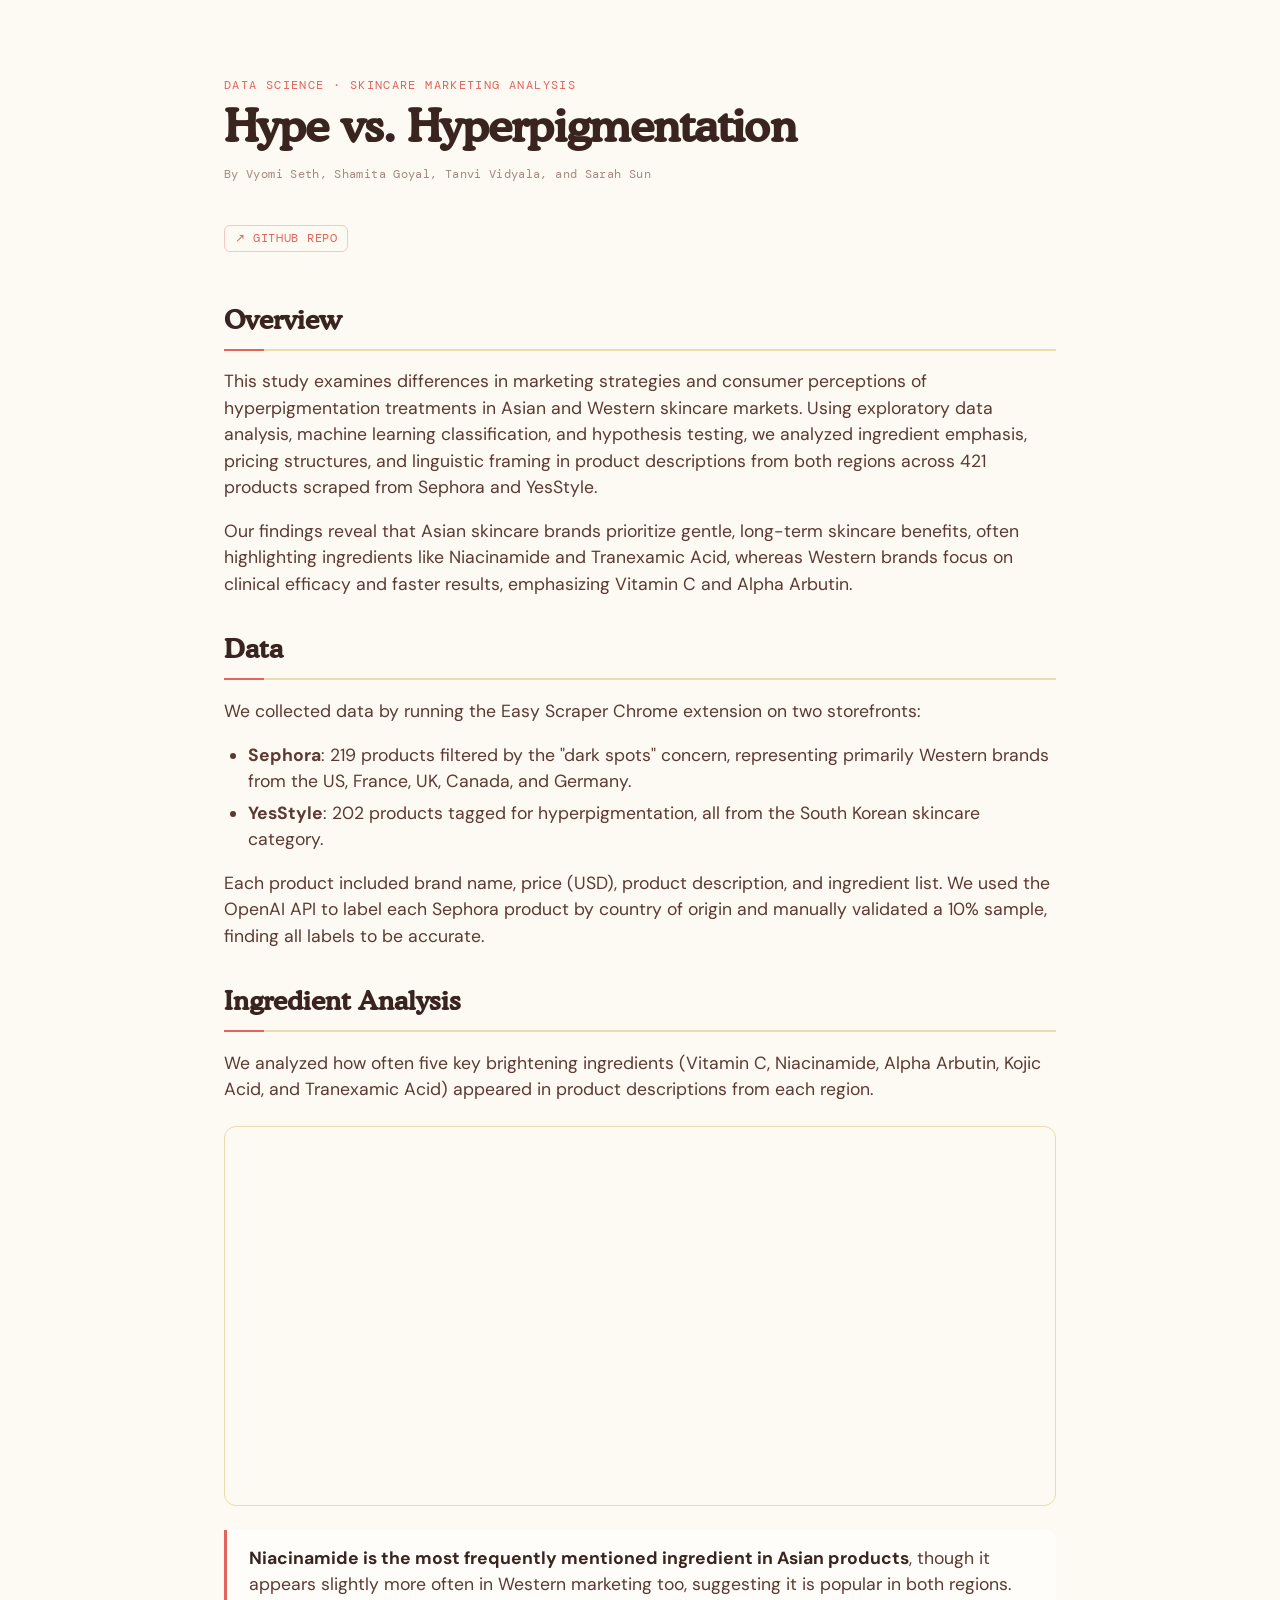
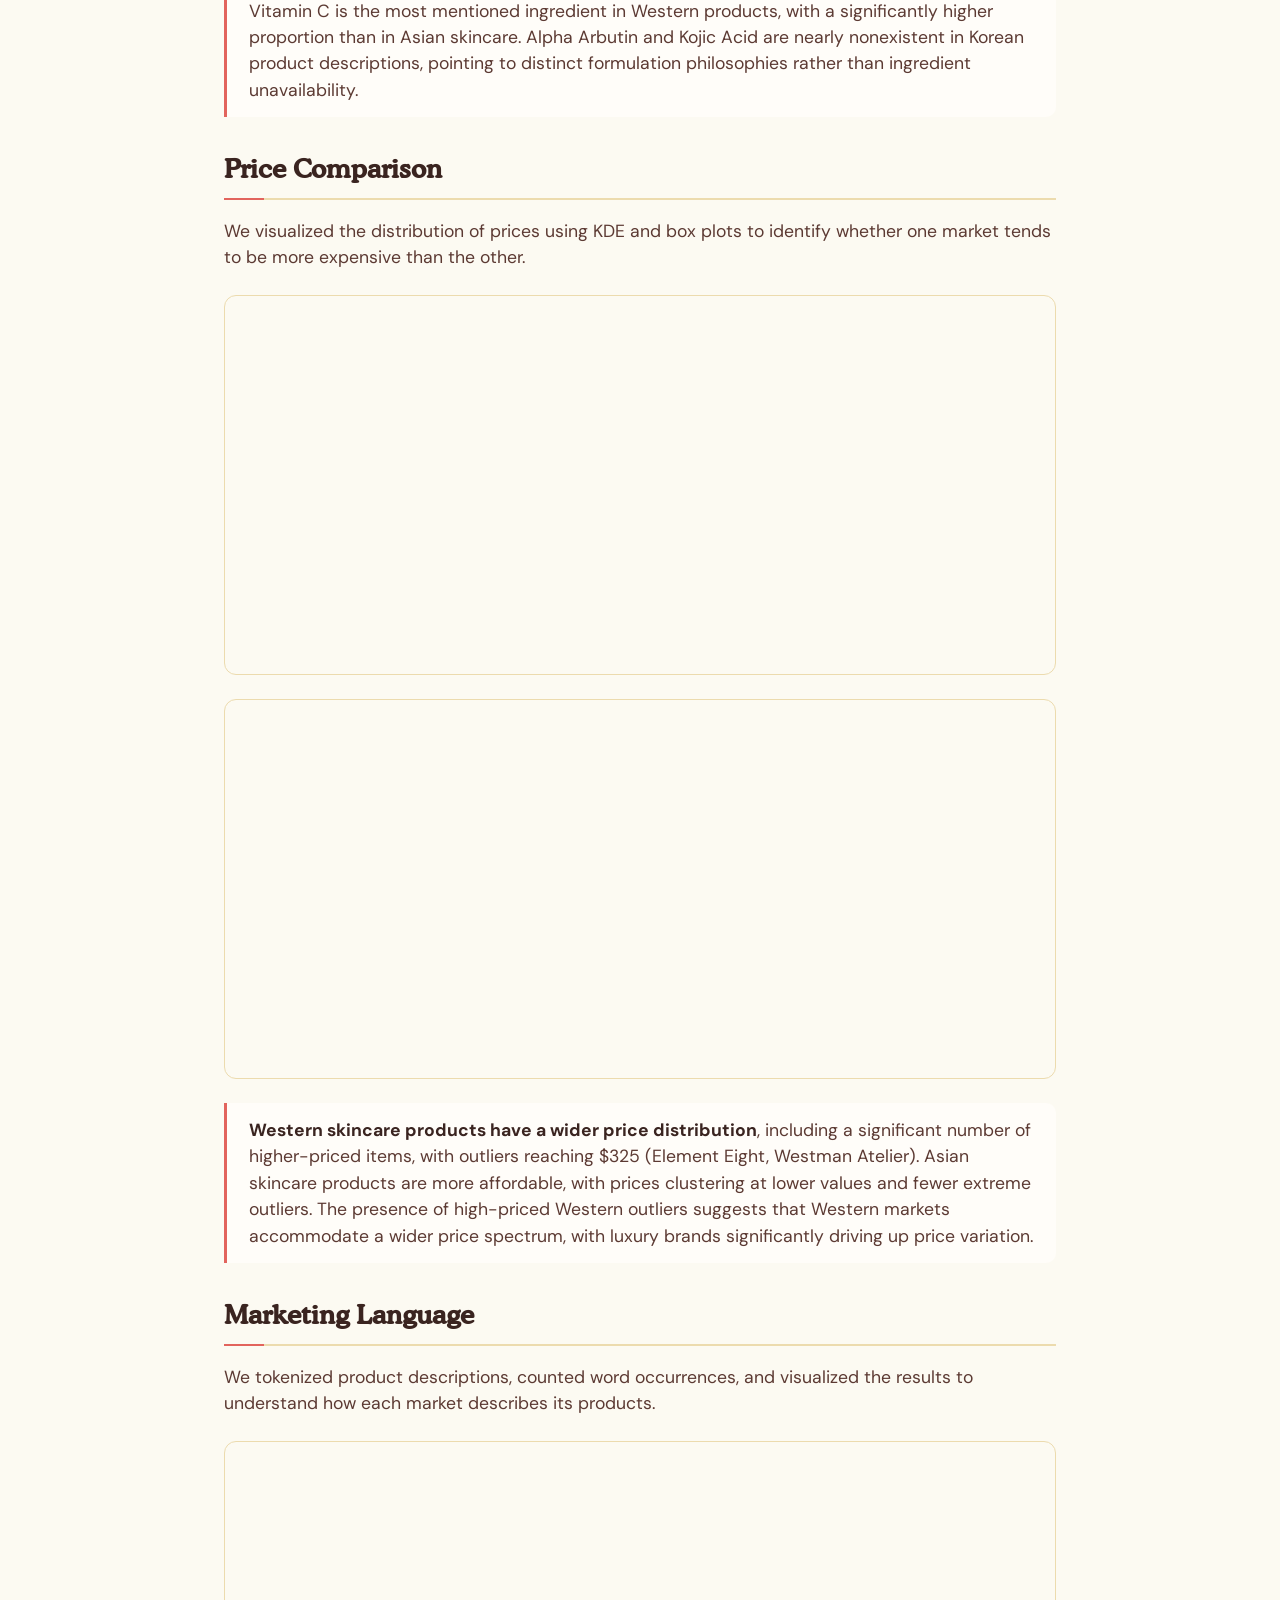
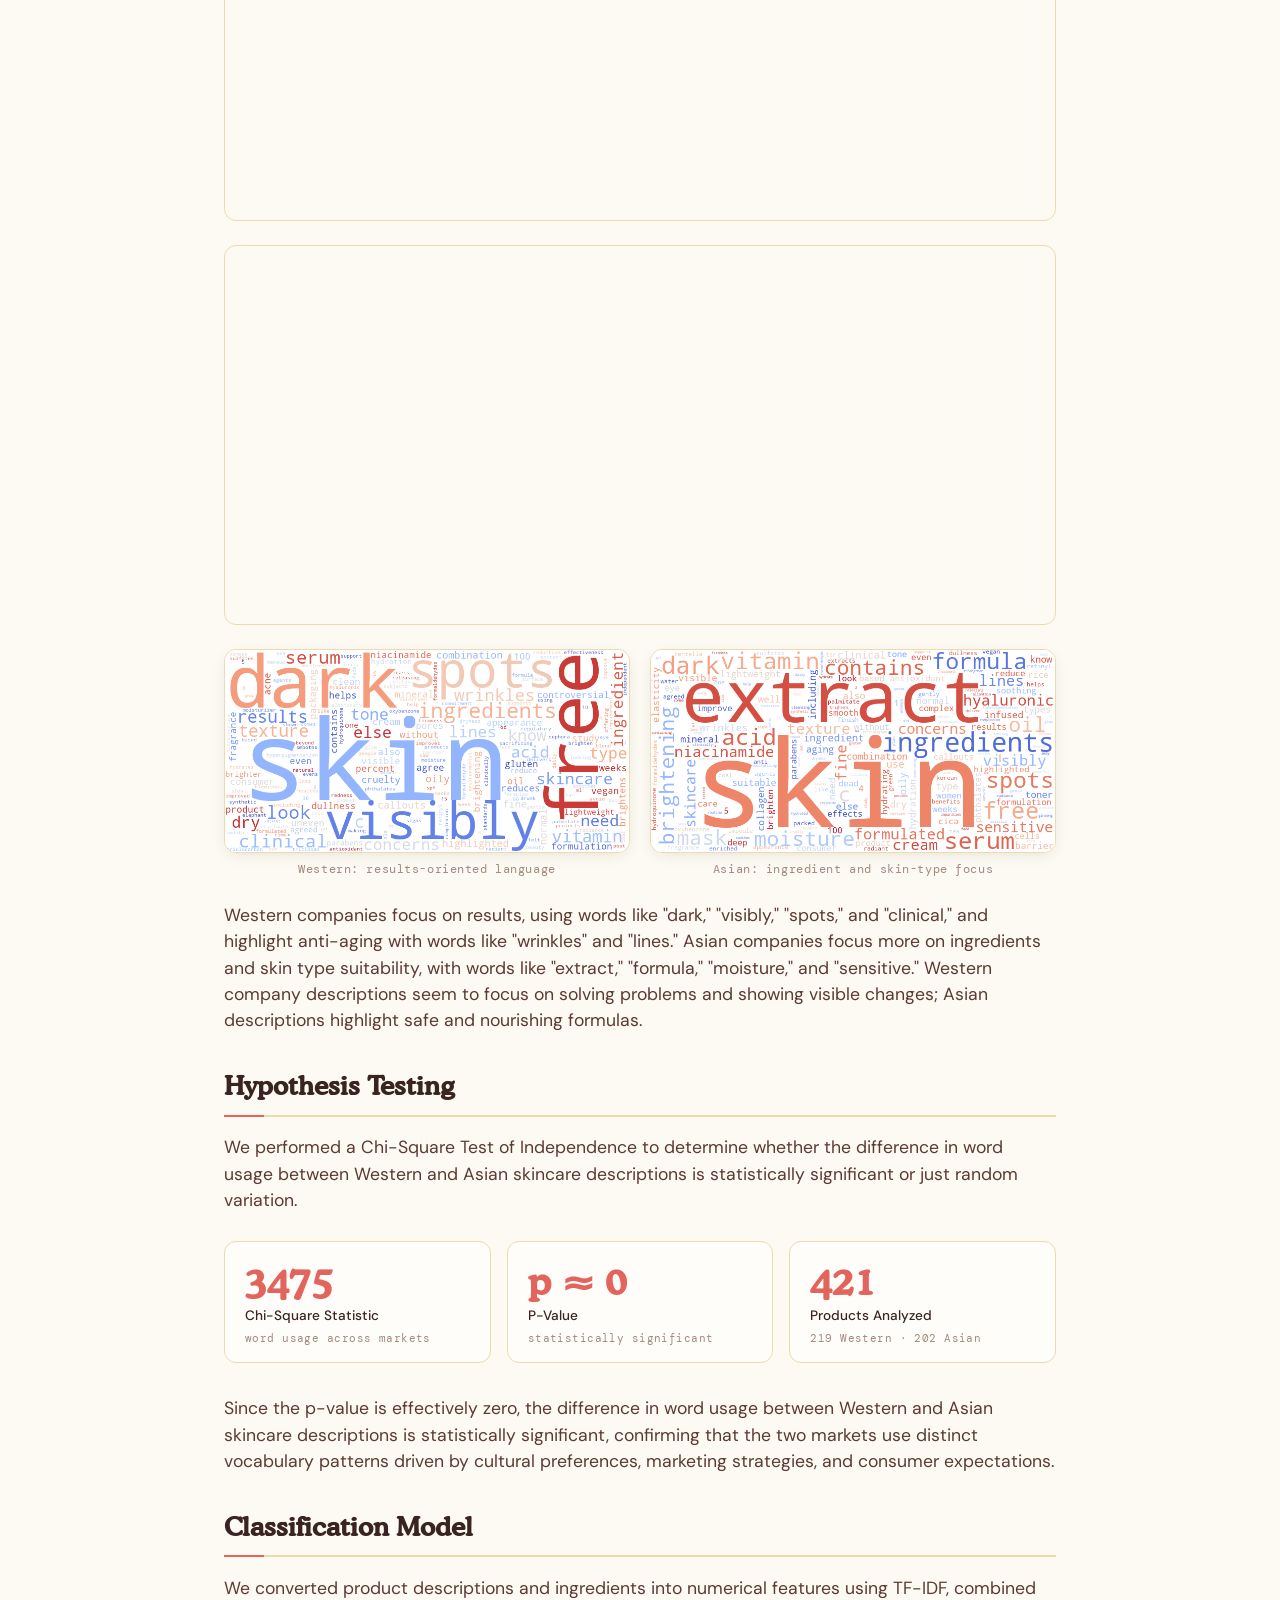
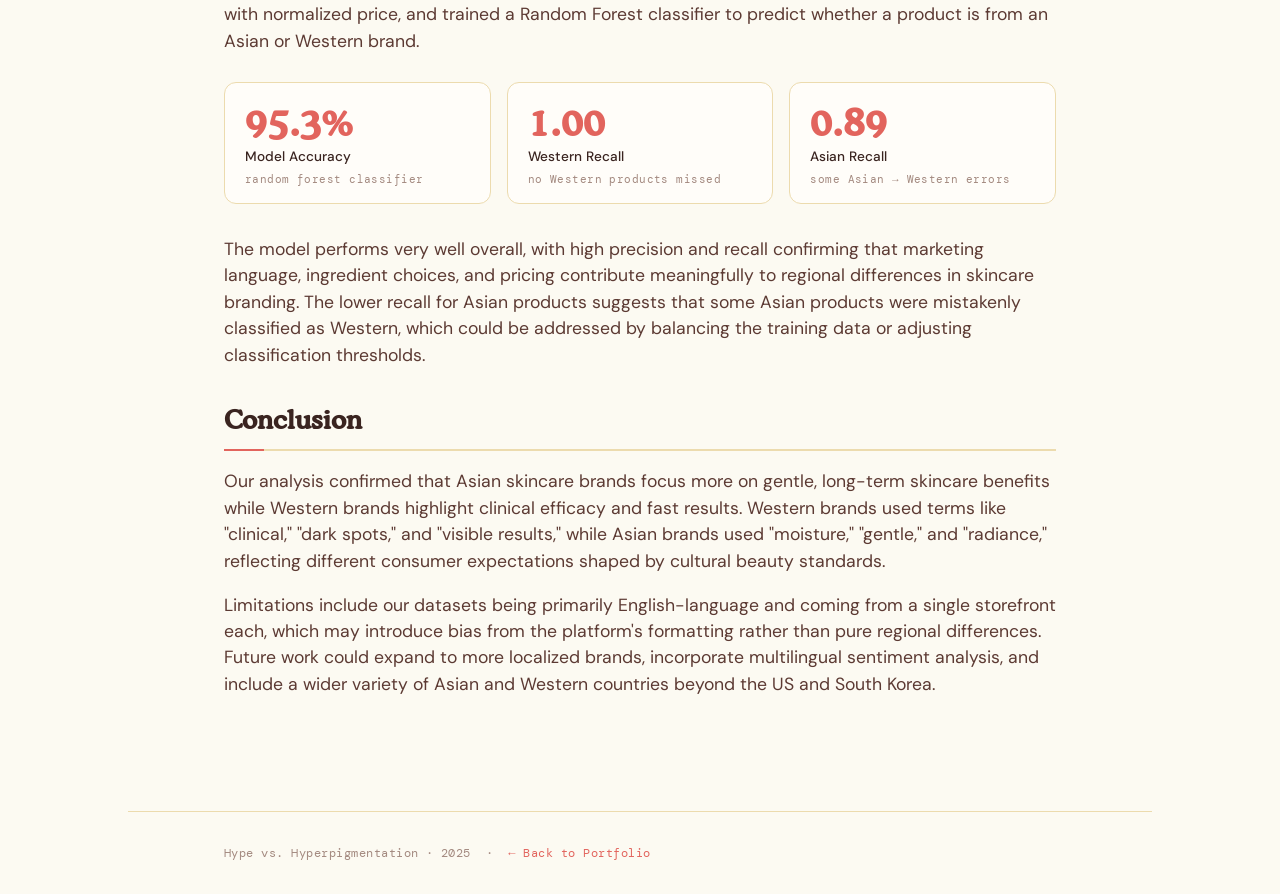
<file: projects/hype/index.html>
<!DOCTYPE html>
<html lang="en-US">
<head>
  <meta charset="UTF-8">
  <meta name="viewport" content="width=device-width, initial-scale=1">
  <title>Hype vs. Hyperpigmentation — Tanvi Vidyala</title>
  <meta name="description" content="Comparing cultural trends in skincare marketing through EDA, hypothesis testing, and machine learning.">
  <link rel="preconnect" href="https://fonts.googleapis.com">
  <link rel="preconnect" href="https://fonts.gstatic.com" crossorigin>
  <link href="https://fonts.googleapis.com/css2?family=Poppins:wght@500;600;700;800&family=DM+Mono:wght@300;400;500&family=DM+Sans:opsz,wght@9..40,300;9..40,400;9..40,500;9..40,600;9..40,700&display=swap" rel="stylesheet">
  <link rel="icon" type="image/svg+xml" href="../../images/sun-logo.svg">
  <link rel="icon" type="image/png" href="../../images/sun-icon.png">
  <style>
    @font-face {
      font-family: "Cooper BT";
      src: url("../../fonts/CooperMdBT-Medium.ttf") format("truetype");
      font-weight: 500;
      font-style: normal;
      font-display: swap;
    }
    
    *, *::before, *::after { box-sizing: border-box; }
    html { font-family: sans-serif; -ms-text-size-adjust: 100%; -webkit-text-size-adjust: 100%; }
    body { margin: 0; }
    a { background-color: transparent; }
    a:active, a:hover { outline: 0; }
    img { border: 0; max-width: 100%; }
    hr { box-sizing: content-box; height: 0; }
    table { border-collapse: collapse; border-spacing: 0; }
    td, th { padding: 0; }

    :root {
      --poppy:       #e2645d;
      --sage:        #8ba07e;
      --cream:       #fcfaf2;
      --apricot:     #eda23e;
      --moss:        #6b3a35;
      --moss-900:    #3a2420;
      --cream-50:    #fffdf9;
      --cream-100:   #fcfaf2;
      --cream-200:   #f5eeda;
      --cream-300:   #ecdbae;
      --moss-300:    #a3897f;
      --moss-700:    #5c3a33;
      --poppy-200:   #f6c6c2;
      --poppy-600:   #c94c46;
      --apricot-200: #fbdcac;
      --apricot-600: #d98a2c;
      --sage-200:    #d4ddc9;
      --sage-600:    #718c68;
      --bg:          var(--cream-100);
      --bg-elevated: var(--cream-50);
      --bg-sunken:   var(--cream-200);
      --fg:          var(--moss-900);
      --fg-muted:    var(--moss-700);
      --fg-subtle:   var(--moss-300);
      --accent:      var(--poppy);
      --accent-hover:var(--poppy-600);
      --success:     var(--sage-600);
      --highlight:   var(--apricot);
      --border:      var(--cream-300);
      --font-display:"Cooper BT", "DM Sans", -apple-system, BlinkMacSystemFont, "Helvetica Neue", Arial, sans-serif;
      --font-sans:   "DM Sans", -apple-system, BlinkMacSystemFont, "Helvetica Neue", Arial, sans-serif;
      --font-mono:   "DM Mono", ui-monospace, "SF Mono", Menlo, Consolas, monospace;
    }

    body {
      background-color: var(--bg);
      color: var(--fg-muted);
      font-family: var(--font-sans);
      font-size: 16px;
      line-height: 1.5;
    }

    .main-content { word-wrap: break-word; padding-top: 3rem; }
    @media screen and (min-width: 64em) {
      .main-content { max-width: 64rem; padding: 3rem 6rem 4rem; margin: 0 auto; font-size: 1.1rem; }
    }
    @media screen and (min-width: 42em) and (max-width: 64em) {
      .main-content { padding: 3rem 4rem 4rem; font-size: 1.1rem; }
    }
    @media screen and (max-width: 42em) {
      .main-content { padding: 2rem 1.25rem 3rem; font-size: 1rem; }
    }

    .main-content h1 {
      font-family: var(--font-display);
      font-weight: 700;
      font-size: clamp(2.2rem, 3.5vw, 3rem);
      line-height: 1.05;
      letter-spacing: -0.02em;
      color: var(--fg);
      margin-top: 2rem;
      margin-bottom: 1rem;
    }
    .main-content h2,
    .main-content h3 {
      font-family: var(--font-display);
      font-weight: 600;
      color: var(--fg);
      margin-top: 2rem;
      margin-bottom: 1rem;
    }
    .main-content h4 {
      font-family: var(--font-sans);
      font-weight: 600;
      color: var(--fg);
      margin-top: 1.5rem;
      margin-bottom: 0.75rem;
    }

    .main-content h2 {
      padding-bottom: 0.35em;
      border-bottom: 2px solid var(--cream-300);
      position: relative;
    }
    .main-content h2::after {
      content: '';
      position: absolute;
      bottom: -2px;
      left: 0;
      width: 2.5rem;
      height: 2px;
      background: var(--accent);
    }

    .main-content h1:first-of-type::before {
      content: "Data Science · Skincare Marketing Analysis";
      display: block;
      font-family: var(--font-mono);
      font-size: 0.72rem;
      font-weight: 400;
      letter-spacing: 0.12em;
      text-transform: uppercase;
      color: var(--accent);
      margin-bottom: 0.6rem;
    }
    .main-content h1:first-of-type + p {
      font-family: var(--font-mono);
      font-size: 0.75rem;
      letter-spacing: 0.03em;
      color: var(--fg-subtle);
      margin-top: 0.5rem;
      margin-bottom: 2.5rem;
      max-width: none;
    }

    a {
      color: var(--accent);
      text-decoration: none;
      text-underline-offset: 0.2em;
      text-decoration-thickness: 1px;
      transition: color 140ms ease;
    }
    a:hover { color: var(--accent-hover); text-decoration: underline; }

    .main-content p { margin-bottom: 1em; }
    .main-content ul,
    .main-content ol { margin-top: 0; padding-left: 1.5rem; }
    .main-content li { margin-bottom: 0.3em; }

    hr { height: 2px; padding: 0; margin: 2rem 0; background-color: var(--border); border: 0; }

    .main-content img {
      border-radius: 12px;
      border: 1px solid var(--border);
      box-shadow: 0 4px 16px -4px rgba(58, 36, 32, 0.12);
      display: block;
      margin: 1rem auto;
      max-width: 100%;
    }

    iframe {
      display: block;
      width: 100% !important;
      max-width: 100%;
      height: 380px;
      margin: 1.5rem 0;
      border-radius: 12px;
      border: 1px solid var(--border);
    }

    small, caption, figcaption { font-family: var(--font-mono); }
    ::selection { background: var(--apricot-200); color: var(--moss-900); }

    .callout {
      background: var(--bg-elevated);
      border-left: 3px solid var(--accent);
      border-radius: 0 10px 10px 0;
      padding: 0.9rem 1.4rem;
      margin: 1.5rem 0;
    }
    .callout p { margin: 0; }
    .callout strong { color: var(--fg); }

    .stats-grid {
      display: grid;
      grid-template-columns: repeat(auto-fit, minmax(160px, 1fr));
      gap: 1rem;
      margin: 1.75rem 0 2rem;
    }
    .stat-card {
      background: var(--bg-elevated);
      border: 1px solid var(--border);
      border-radius: 12px;
      padding: 1.25rem 1.25rem 1rem;
    }
    .stat-card .stat-value {
      font-family: var(--font-display);
      font-size: clamp(1.9rem, 3vw, 2.4rem);
      font-weight: 700;
      color: var(--accent);
      line-height: 1;
      margin: 0 0 0.35rem;
    }
    .stat-card .stat-label {
      font-family: var(--font-sans);
      font-size: 0.85rem;
      font-weight: 500;
      color: var(--fg);
      margin: 0 0 0.2rem;
    }
    .stat-card .stat-sub {
      font-family: var(--font-mono);
      font-size: 0.68rem;
      color: var(--fg-subtle);
      letter-spacing: 0.04em;
      margin: 0;
    }

    .link-chip {
      display: inline-flex;
      align-items: center;
      gap: 0.35rem;
      font-family: var(--font-mono);
      font-size: 0.72rem;
      letter-spacing: 0.06em;
      text-transform: uppercase;
      color: var(--accent);
      border: 1px solid var(--poppy-200);
      border-radius: 6px;
      padding: 0.25rem 0.6rem;
      text-decoration: none;
      transition: background-color 140ms ease, color 140ms ease;
      margin-bottom: 1rem;
      margin-right: 0.5rem;
    }
    .link-chip:hover {
      background-color: var(--poppy-200);
      color: var(--poppy-600);
      text-decoration: none;
    }

    .wc-grid {
      display: grid;
      grid-template-columns: 1fr 1fr;
      gap: 1.25rem;
      margin: 1.25rem 0 1.5rem;
    }
    @media screen and (max-width: 42em) {
      .wc-grid { grid-template-columns: 1fr; }
    }
    .wc-figure { margin: 0; }
    .wc-figure img { width: 100%; margin: 0 0 0.5rem; }
    .wc-figure figcaption {
      font-family: var(--font-mono);
      font-size: 0.72rem;
      letter-spacing: 0.05em;
      color: var(--fg-subtle);
      text-align: center;
    }

    .site-footer {
      padding-top: 2rem;
      margin-top: 2rem;
      border-top: solid 1px var(--border);
      color: var(--fg-subtle);
      font-family: var(--font-mono);
      font-size: 0.75rem;
      letter-spacing: 0.04em;
    }
    @media screen and (min-width: 64em) {
      .site-footer { max-width: 64rem; padding: 2rem 6rem; margin: 2rem auto 0; }
    }
    @media screen and (min-width: 42em) and (max-width: 64em) {
      .site-footer { padding: 2rem 4rem; }
    }
    @media screen and (max-width: 42em) {
      .site-footer { padding: 2rem 1.25rem; }
    }
  </style>
</head>
<body>
  <main id="content" class="main-content" role="main">

    <h1>Hype vs. Hyperpigmentation</h1>

    <p>By Vyomi Seth, Shamita Goyal, Tanvi Vidyala, and Sarah Sun</p>

    <p>
      <a class="link-chip" href="https://github.com/tanvividyala/hype-vs-hyperpigmentation" target="_blank" rel="noopener noreferrer">↗ GitHub Repo</a>
    </p>

    <h2>Overview</h2>

    <p>This study examines differences in marketing strategies and consumer perceptions of hyperpigmentation treatments in Asian and Western skincare markets. Using exploratory data analysis, machine learning classification, and hypothesis testing, we analyzed ingredient emphasis, pricing structures, and linguistic framing in product descriptions from both regions across 421 products scraped from Sephora and YesStyle.</p>

    <p>Our findings reveal that Asian skincare brands prioritize gentle, long-term skincare benefits, often highlighting ingredients like Niacinamide and Tranexamic Acid, whereas Western brands focus on clinical efficacy and faster results, emphasizing Vitamin C and Alpha Arbutin.</p>

    <h2>Data</h2>

    <p>We collected data by running the Easy Scraper Chrome extension on two storefronts:</p>

    <ul>
      <li><strong>Sephora</strong>: 219 products filtered by the "dark spots" concern, representing primarily Western brands from the US, France, UK, Canada, and Germany.</li>
      <li><strong>YesStyle</strong>: 202 products tagged for hyperpigmentation, all from the South Korean skincare category.</li>
    </ul>

    <p>Each product included brand name, price (USD), product description, and ingredient list. We used the OpenAI API to label each Sephora product by country of origin and manually validated a 10% sample, finding all labels to be accurate.</p>

    <h2>Ingredient Analysis</h2>

    <p>We analyzed how often five key brightening ingredients (Vitamin C, Niacinamide, Alpha Arbutin, Kojic Acid, and Tranexamic Acid) appeared in product descriptions from each region.</p>

    <iframe src="ingredient_mentions_density.html" height="500" frameborder="0"></iframe>

    <div class="callout">
      <p><strong>Niacinamide is the most frequently mentioned ingredient in Asian products</strong>, though it appears slightly more often in Western marketing too, suggesting it is popular in both regions. Vitamin C is the most mentioned ingredient in Western products, with a significantly higher proportion than in Asian skincare. Alpha Arbutin and Kojic Acid are nearly nonexistent in Korean product descriptions, pointing to distinct formulation philosophies rather than ingredient unavailability.</p>
    </div>

    <h2>Price Comparison</h2>

    <p>We visualized the distribution of prices using KDE and box plots to identify whether one market tends to be more expensive than the other.</p>

    <iframe src="kde_prices.html" height="500" frameborder="0"></iframe>
    <iframe src="price_boxplot_region.html" height="450" frameborder="0"></iframe>

    <div class="callout">
      <p><strong>Western skincare products have a wider price distribution</strong>, including a significant number of higher-priced items, with outliers reaching $325 (Element Eight, Westman Atelier). Asian skincare products are more affordable, with prices clustering at lower values and fewer extreme outliers. The presence of high-priced Western outliers suggests that Western markets accommodate a wider price spectrum, with luxury brands significantly driving up price variation.</p>
    </div>

    <h2>Marketing Language</h2>

    <p>We tokenized product descriptions, counted word occurrences, and visualized the results to understand how each market describes its products.</p>

    <iframe src="western_top_marketing_words_10.html" height="500" frameborder="0"></iframe>
    <iframe src="asian_top_marketing_words_10.html" height="500" frameborder="0"></iframe>

    <div class="wc-grid">
      <figure class="wc-figure">
        <img src="western_wordcloud.png" alt="Western skincare word cloud">
        <figcaption>Western: results-oriented language</figcaption>
      </figure>
      <figure class="wc-figure">
        <img src="asian_wordcloud.png" alt="Asian skincare word cloud">
        <figcaption>Asian: ingredient and skin-type focus</figcaption>
      </figure>
    </div>

    <p>Western companies focus on results, using words like "dark," "visibly," "spots," and "clinical," and highlight anti-aging with words like "wrinkles" and "lines." Asian companies focus more on ingredients and skin type suitability, with words like "extract," "formula," "moisture," and "sensitive." Western company descriptions seem to focus on solving problems and showing visible changes; Asian descriptions highlight safe and nourishing formulas.</p>

    <h2>Hypothesis Testing</h2>

    <p>We performed a Chi-Square Test of Independence to determine whether the difference in word usage between Western and Asian skincare descriptions is statistically significant or just random variation.</p>

    <div class="stats-grid">
      <div class="stat-card">
        <p class="stat-value">3475</p>
        <p class="stat-label">Chi-Square Statistic</p>
        <p class="stat-sub">word usage across markets</p>
      </div>
      <div class="stat-card">
        <p class="stat-value">p ≈ 0</p>
        <p class="stat-label">P-Value</p>
        <p class="stat-sub">statistically significant</p>
      </div>
      <div class="stat-card">
        <p class="stat-value">421</p>
        <p class="stat-label">Products Analyzed</p>
        <p class="stat-sub">219 Western · 202 Asian</p>
      </div>
    </div>

    <p>Since the p-value is effectively zero, the difference in word usage between Western and Asian skincare descriptions is statistically significant, confirming that the two markets use distinct vocabulary patterns driven by cultural preferences, marketing strategies, and consumer expectations.</p>

    <h2>Classification Model</h2>

    <p>We converted product descriptions and ingredients into numerical features using TF-IDF, combined with normalized price, and trained a Random Forest classifier to predict whether a product is from an Asian or Western brand.</p>

    <div class="stats-grid">
      <div class="stat-card">
        <p class="stat-value">95.3%</p>
        <p class="stat-label">Model Accuracy</p>
        <p class="stat-sub">random forest classifier</p>
      </div>
      <div class="stat-card">
        <p class="stat-value">1.00</p>
        <p class="stat-label">Western Recall</p>
        <p class="stat-sub">no Western products missed</p>
      </div>
      <div class="stat-card">
        <p class="stat-value">0.89</p>
        <p class="stat-label">Asian Recall</p>
        <p class="stat-sub">some Asian → Western errors</p>
      </div>
    </div>

    <p>The model performs very well overall, with high precision and recall confirming that marketing language, ingredient choices, and pricing contribute meaningfully to regional differences in skincare branding. The lower recall for Asian products suggests that some Asian products were mistakenly classified as Western, which could be addressed by balancing the training data or adjusting classification thresholds.</p>

    <h2>Conclusion</h2>

    <p>Our analysis confirmed that Asian skincare brands focus more on gentle, long-term skincare benefits while Western brands highlight clinical efficacy and fast results. Western brands used terms like "clinical," "dark spots," and "visible results," while Asian brands used "moisture," "gentle," and "radiance," reflecting different consumer expectations shaped by cultural beauty standards.</p>

    <p>Limitations include our datasets being primarily English-language and coming from a single storefront each, which may introduce bias from the platform's formatting rather than pure regional differences. Future work could expand to more localized brands, incorporate multilingual sentiment analysis, and include a wider variety of Asian and Western countries beyond the US and South Korea.</p>


  </main>

  <footer class="site-footer">
    <span>Hype vs. Hyperpigmentation · 2025</span>
    &nbsp;·&nbsp;
    <a href="../../">← Back to Portfolio</a>
  </footer>
</body>
</html>
</file>
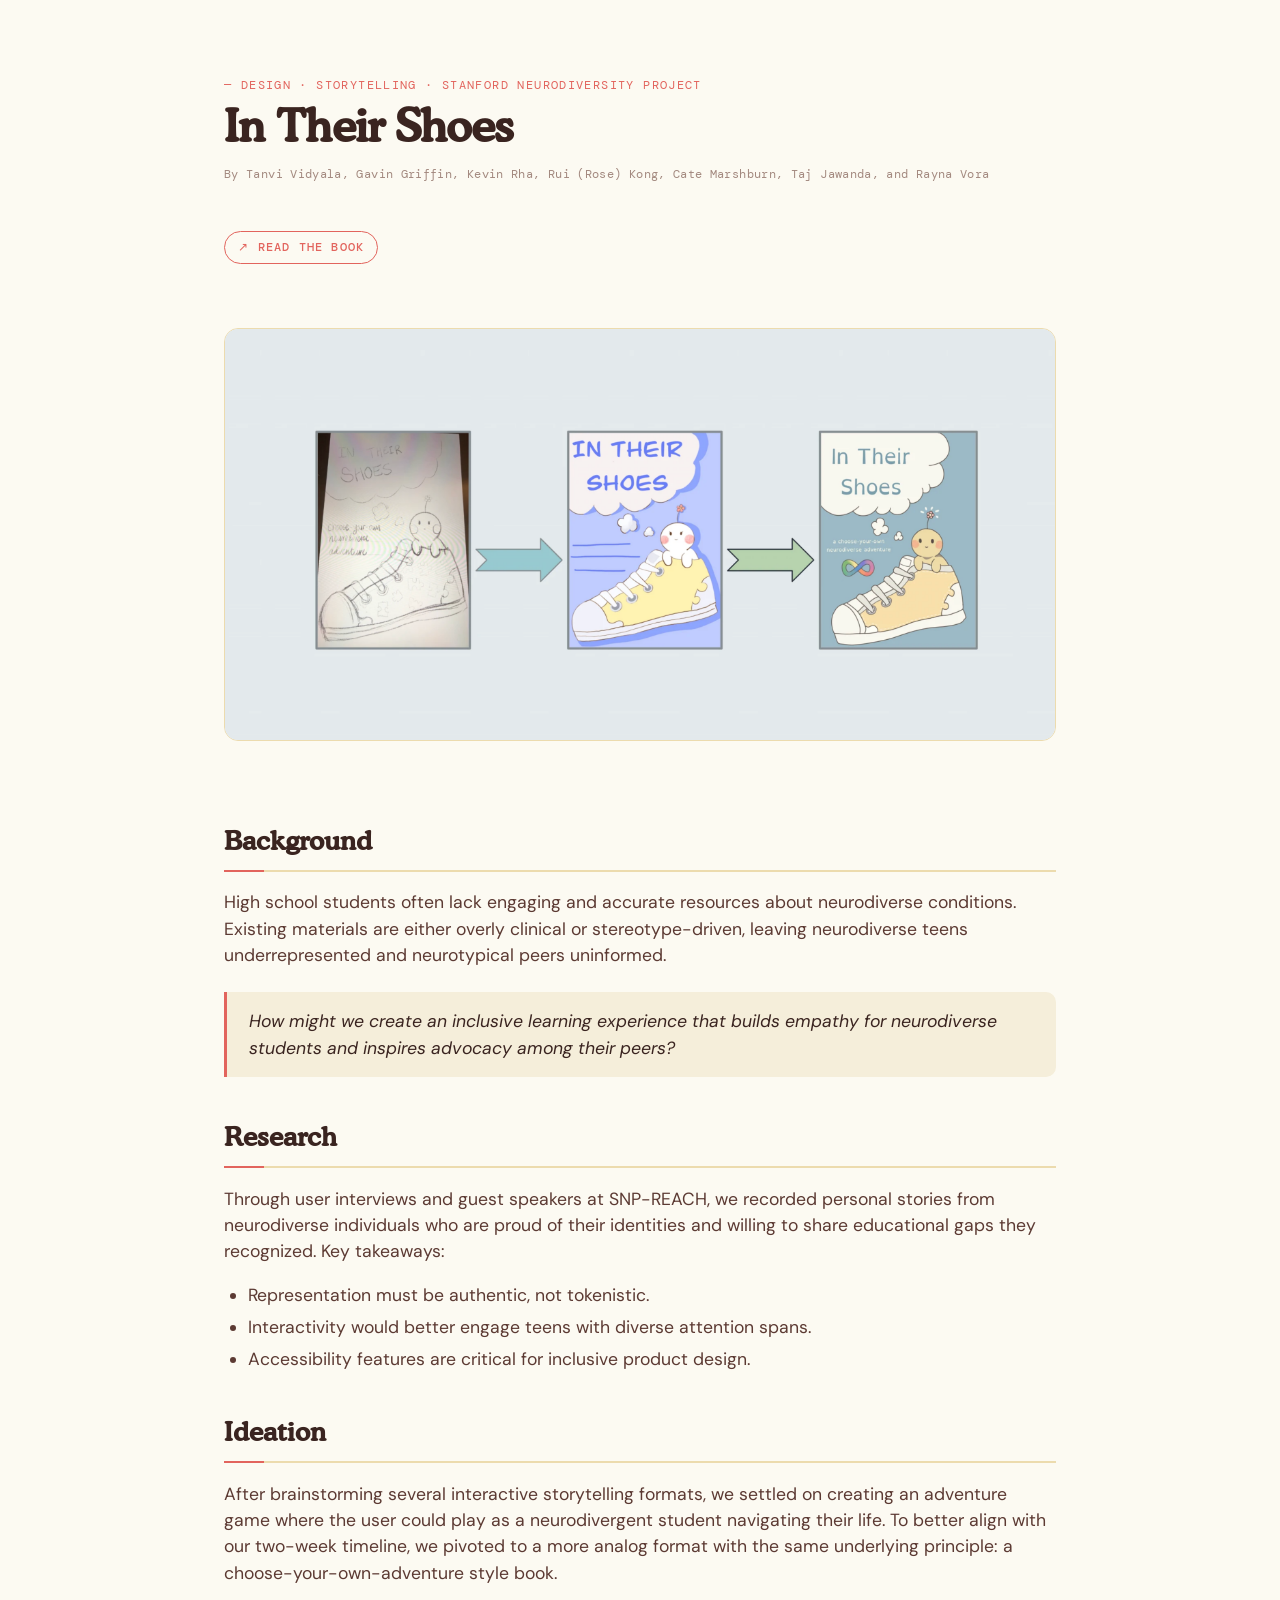
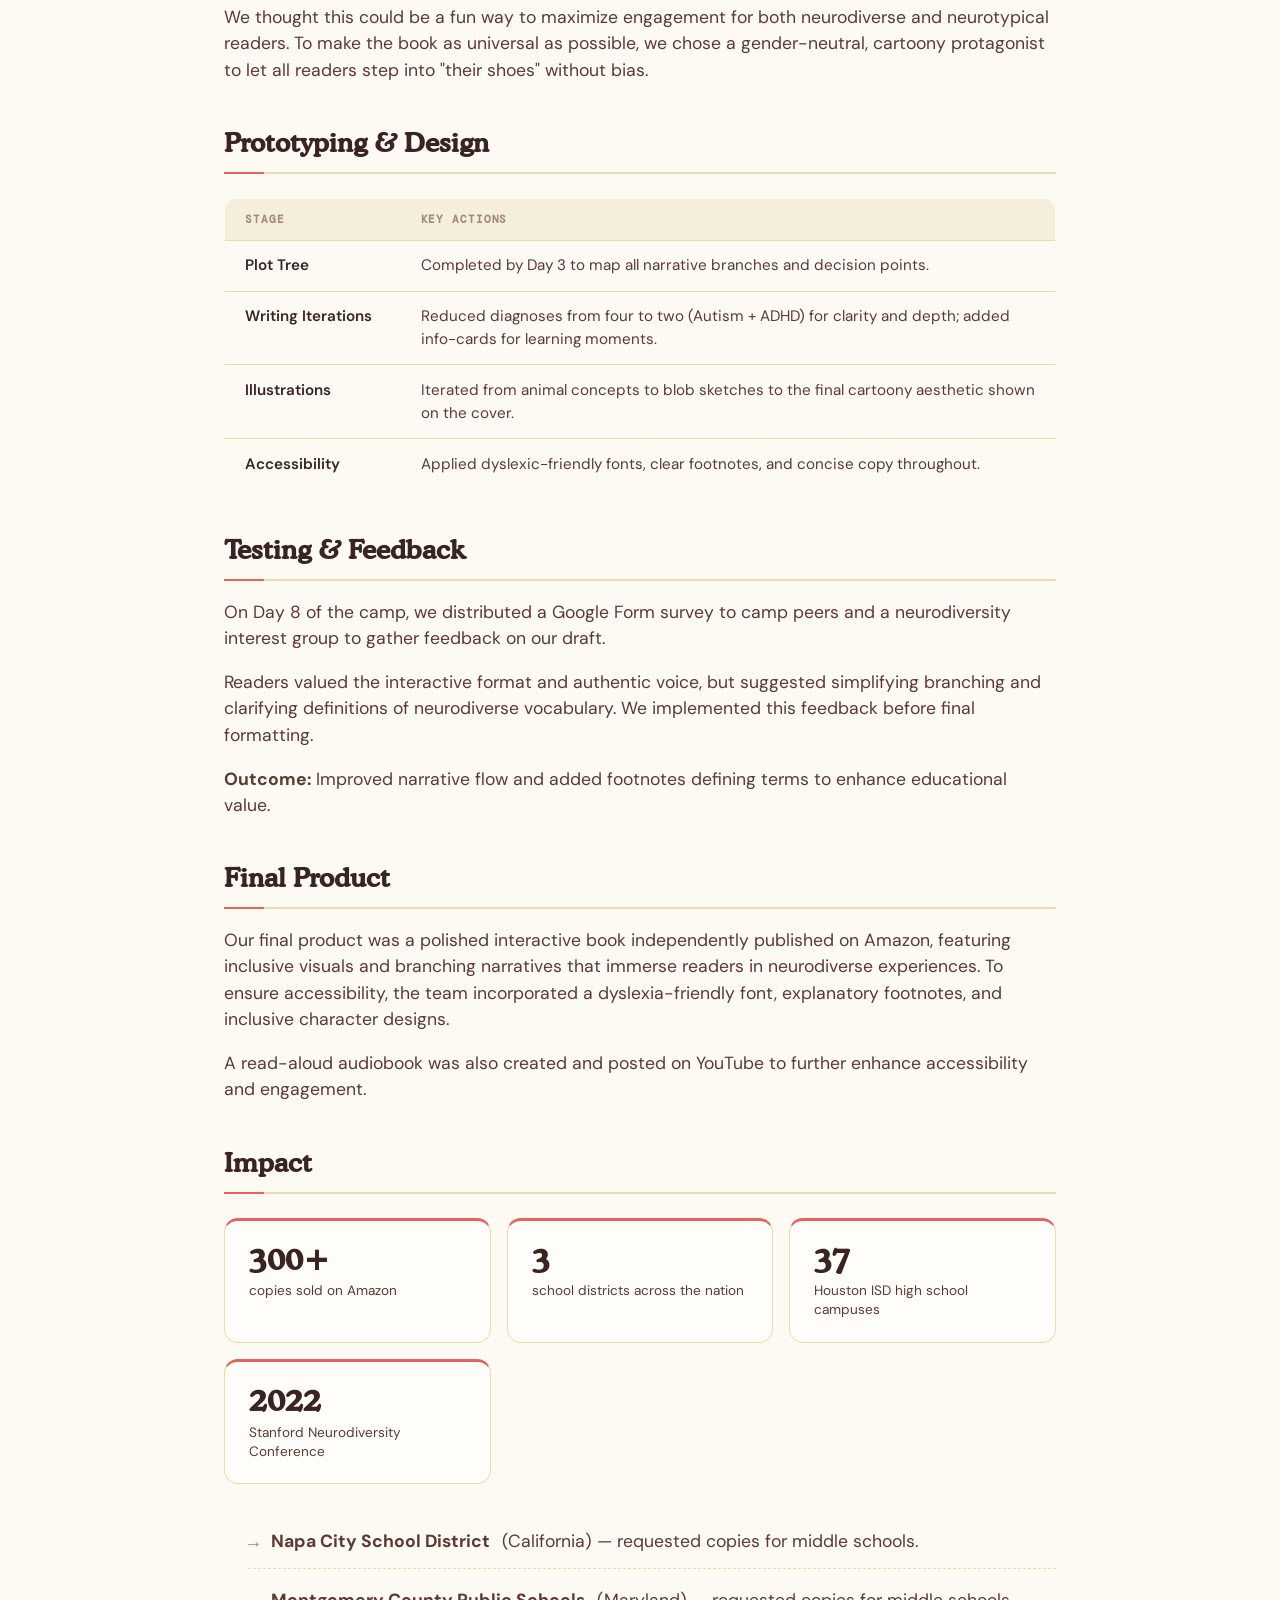
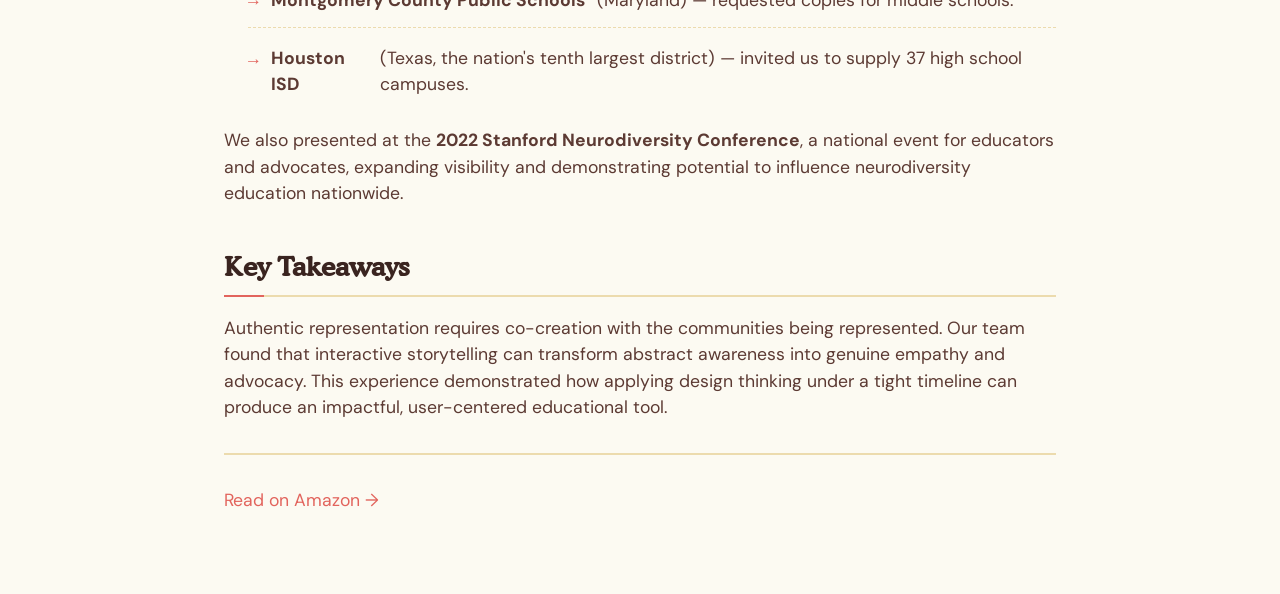
<file: projects/intheirshoes/index.html>
<!DOCTYPE html>
<html lang="en-US">
<head>
  <meta charset="UTF-8">
  <meta name="viewport" content="width=device-width, initial-scale=1">
  <title>In Their Shoes — Tanvi Vidyala</title>
  <meta name="description" content="A choose-your-own neurodiverse adventure. Designing an accessible storybook in partnership with the Stanford Neurodiversity Project.">
  <link rel="preconnect" href="https://fonts.googleapis.com">
  <link rel="preconnect" href="https://fonts.gstatic.com" crossorigin>
  <link href="https://fonts.googleapis.com/css2?family=Poppins:wght@500;600;700;800&family=DM+Mono:wght@300;400;500&family=DM+Sans:opsz,wght@9..40,300;9..40,400;9..40,500;9..40,600;9..40,700&display=swap" rel="stylesheet">
  <link rel="icon" type="image/svg+xml" href="../../images/sun-logo.svg">
  <link rel="icon" type="image/png" href="../../images/sun-icon.png">
  <style>
    @font-face {
      font-family: "Cooper BT";
      src: url("../../fonts/CooperMdBT-Medium.ttf") format("truetype");
      font-weight: 500;
      font-style: normal;
      font-display: swap;
    }

    /* ── Reset ──────────────────────────────────────────────────────────────── */
    *, *::before, *::after { box-sizing: border-box; }
    html { font-family: sans-serif; -ms-text-size-adjust: 100%; -webkit-text-size-adjust: 100%; }
    body { margin: 0; }
    a { background-color: transparent; }
    a:active, a:hover { outline: 0; }
    img { border: 0; max-width: 100%; }
    hr { box-sizing: content-box; height: 0; }
    table { border-collapse: collapse; border-spacing: 0; }
    td, th { padding: 0; }

    /* ── Design tokens ──────────────────────────────────────────────────────── */
    :root {
      --poppy:       #e2645d;
      --sage:        #8ba07e;
      --cream:       #fcfaf2;
      --apricot:     #eda23e;
      --moss:        #6b3a35;
      --moss-900:    #3a2420;
      --cream-50:    #fffdf9;
      --cream-100:   #fcfaf2;
      --cream-200:   #f5eeda;
      --cream-300:   #ecdbae;
      --moss-300:    #a3897f;
      --moss-700:    #5c3a33;
      --poppy-200:   #f6c6c2;
      --poppy-600:   #c94c46;
      --apricot-200: #fbdcac;
      --apricot-600: #d98a2c;
      --sage-200:    #d4ddc9;
      --sage-600:    #718c68;
      --bg:          var(--cream-100);
      --bg-elevated: var(--cream-50);
      --bg-sunken:   var(--cream-200);
      --fg:          var(--moss-900);
      --fg-muted:    var(--moss-700);
      --fg-subtle:   var(--moss-300);
      --accent:      var(--poppy);
      --accent-hover:var(--poppy-600);
      --success:     var(--sage-600);
      --highlight:   var(--apricot);
      --border:      var(--cream-300);
      --font-display:"Cooper BT", "DM Sans", -apple-system, BlinkMacSystemFont, "Helvetica Neue", Arial, sans-serif;
      --font-sans:   "DM Sans", -apple-system, BlinkMacSystemFont, "Helvetica Neue", Arial, sans-serif;
      --font-mono:   "DM Mono", ui-monospace, "SF Mono", Menlo, Consolas, monospace;
    }

    /* ── Base ───────────────────────────────────────────────────────────────── */
    body {
      background-color: var(--bg);
      color: var(--fg-muted);
      font-family: var(--font-sans);
      font-size: 16px;
      line-height: 1.5;
    }

    /* ── Layout ─────────────────────────────────────────────────────────────── */
    .main-content { word-wrap: break-word; padding-top: 3rem; }
    @media screen and (min-width: 64em) {
      .main-content { max-width: 64rem; padding: 3rem 6rem 4rem; margin: 0 auto; font-size: 1.1rem; }
    }
    @media screen and (min-width: 42em) and (max-width: 64em) {
      .main-content { padding: 3rem 4rem 4rem; font-size: 1.1rem; }
    }
    @media screen and (max-width: 42em) {
      .main-content { padding: 2rem 1.25rem 3rem; font-size: 1rem; }
    }

    /* ── Headings ───────────────────────────────────────────────────────────── */
    .main-content h1 {
      font-family: var(--font-display);
      font-weight: 700;
      font-size: clamp(2.2rem, 3.5vw, 3rem);
      line-height: 1.05;
      letter-spacing: -0.02em;
      color: var(--fg);
      margin-top: 2rem;
      margin-bottom: 1rem;
    }
    .main-content h2,
    .main-content h3 {
      font-family: var(--font-display);
      font-weight: 600;
      color: var(--fg);
      margin-top: 2.5rem;
      margin-bottom: 1rem;
    }
    .main-content h4, .main-content h5, .main-content h6 {
      font-family: var(--font-sans);
      font-weight: 600;
      color: var(--fg);
      margin-top: 1.5rem;
      margin-bottom: 0.75rem;
    }
    .main-content h2 {
      padding-bottom: 0.35em;
      border-bottom: 2px solid var(--cream-300);
      position: relative;
    }
    .main-content h2::after {
      content: '';
      position: absolute;
      bottom: -2px; left: 0;
      width: 2.5rem; height: 2px;
      background: var(--accent);
    }

    /* ── Eyebrow + byline ───────────────────────────────────────────────────── */
    .main-content h1:first-of-type::before {
      content: "— Design · Storytelling · Stanford Neurodiversity Project";
      display: block;
      font-family: var(--font-mono);
      font-size: 0.72rem;
      font-weight: 400;
      letter-spacing: 0.12em;
      text-transform: uppercase;
      color: var(--accent);
      margin-bottom: 0.6rem;
    }
    .main-content h1:first-of-type + p {
      font-family: var(--font-mono);
      font-size: 0.75rem;
      letter-spacing: 0.03em;
      color: var(--fg-subtle);
      margin-top: 0.5rem;
      margin-bottom: 2.5rem;
      max-width: none;
    }

    /* ── Links ──────────────────────────────────────────────────────────────── */
    a {
      color: var(--accent);
      text-decoration: none;
      text-underline-offset: 0.2em;
      text-decoration-thickness: 1px;
      transition: color 140ms ease;
    }
    a:hover { color: var(--accent-hover); text-decoration: underline; }

    /* ── Paragraphs & lists ─────────────────────────────────────────────────── */
    .main-content p { margin-bottom: 1em; }
    .main-content ul, .main-content ol { margin-top: 0; padding-left: 1.5rem; }
    .main-content li { margin-bottom: 0.3em; }

    /* ── Dividers ───────────────────────────────────────────────────────────── */
    hr { height: 2px; padding: 0; margin: 2rem 0; background-color: var(--border); border: 0; }

    /* ── Overview grid ──────────────────────────────────────────────────────── */
    .overview-grid {
      display: grid;
      grid-template-columns: repeat(auto-fill, minmax(11rem, 1fr));
      gap: 1rem;
      margin: 2rem 0 2.5rem;
    }
    .overview-card {
      background: var(--bg-elevated);
      border: 1px solid var(--border);
      border-radius: 14px;
      padding: 1.1rem 1.25rem;
    }
    .overview-card__label {
      font-family: var(--font-mono);
      font-size: 0.68rem;
      letter-spacing: 0.1em;
      text-transform: uppercase;
      color: var(--fg-subtle);
      margin-bottom: 0.4rem;
    }
    .overview-card__value {
      font-family: var(--font-sans);
      font-size: 0.95rem;
      font-weight: 600;
      color: var(--fg);
      line-height: 1.3;
    }
    .overview-card__value a { color: var(--accent); font-weight: 600; }

    /* ── Cover image ────────────────────────────────────────────────────────── */
    .cover-image {
      width: 100%;
      border-radius: 14px;
      margin: 2rem 0;
      border: 1px solid var(--border);
    }

    /* ── Stat cards ─────────────────────────────────────────────────────────── */
    .stat-cards {
      display: grid;
      grid-template-columns: repeat(auto-fill, minmax(13rem, 1fr));
      gap: 1rem;
      margin: 1.5rem 0 2rem;
    }
    .stat-card {
      background: var(--bg-elevated);
      border: 1px solid var(--border);
      border-radius: 14px;
      padding: 1.4rem 1.5rem;
      border-top: 3px solid var(--accent);
    }
    .stat-card__number {
      font-family: var(--font-display);
      font-size: 2rem;
      font-weight: 700;
      color: var(--fg);
      line-height: 1;
      margin-bottom: 0.4rem;
    }
    .stat-card__label {
      font-family: var(--font-sans);
      font-size: 0.85rem;
      color: var(--fg-muted);
      line-height: 1.4;
    }

    /* ── Prototyping table ──────────────────────────────────────────────────── */
    .proto-table {
      width: 100%;
      margin: 1.5rem 0;
      border: 1px solid var(--border);
      border-radius: 12px;
      overflow: hidden;
      font-size: 0.95rem;
    }
    .proto-table th {
      background: var(--bg-sunken);
      font-family: var(--font-mono);
      font-size: 0.7rem;
      letter-spacing: 0.08em;
      text-transform: uppercase;
      color: var(--fg-subtle);
      text-align: left;
      padding: 0.75rem 1.25rem;
      border-bottom: 1px solid var(--border);
    }
    .proto-table td {
      padding: 0.85rem 1.25rem;
      border-bottom: 1px solid var(--border);
      vertical-align: top;
      color: var(--fg-muted);
    }
    .proto-table tr:last-child td { border-bottom: none; }
    .proto-table td:first-child {
      font-weight: 600;
      color: var(--fg);
      white-space: nowrap;
      width: 11rem;
    }

    /* ── Callout ────────────────────────────────────────────────────────────── */
    .callout {
      background: var(--bg-sunken);
      border-left: 3px solid var(--accent);
      border-radius: 0 10px 10px 0;
      padding: 1rem 1.4rem;
      margin: 1.5rem 0;
      font-style: italic;
      color: var(--fg);
    }

    /* ── District list ──────────────────────────────────────────────────────── */
    .district-list {
      list-style: none;
      padding: 0;
      margin: 1rem 0;
    }
    .district-list li {
      display: flex;
      gap: 0.75rem;
      align-items: flex-start;
      padding: 0.75rem 0;
      border-bottom: 1px dashed var(--border);
    }
    .district-list li:last-child { border-bottom: none; }
    .district-list li::before {
      content: "→";
      font-family: var(--font-mono);
      color: var(--accent);
      flex-shrink: 0;
      margin-top: 0.1em;
    }

    /* ── Book button ────────────────────────────────────────────────────────── */
    .book-btn {
      display: inline-flex;
      align-items: center;
      gap: 0.5rem;
      font-family: var(--font-mono);
      font-size: 0.75rem;
      font-weight: 500;
      letter-spacing: 0.1em;
      text-transform: uppercase;
      color: var(--accent);
      background: transparent;
      border: 1.5px solid var(--accent);
      border-radius: 999px;
      padding: 0.55em 1.1em;
      text-decoration: none;
      transition: background 140ms ease, color 140ms ease;
      margin: 0.5rem 0 2rem;
    }
    .book-btn:hover {
      background: var(--accent);
      color: var(--cream-50);
      text-decoration: none;
    }
  </style>
</head>
<body>
  <div class="main-content">
    <h1>In Their Shoes</h1>
    <p>By Tanvi Vidyala, Gavin Griffin, Kevin Rha, Rui (Rose) Kong, Cate Marshburn, Taj Jawanda, and Rayna Vora</p>

    <a class="book-btn" href="https://www.amazon.com/Their-Shoes-Choose-Your-Own-Neurodiverse-Adventure/dp/B0BCYWG71T" target="_blank" rel="noopener noreferrer">↗ Read the Book</a>

    <img class="cover-image" src="../../images/intheirshoes/cover-evolution.png" alt="Evolution of the In Their Shoes book cover from pencil sketch to final illustrated design">

    <h2>Background</h2>
    <p>High school students often lack engaging and accurate resources about neurodiverse conditions. Existing materials are either overly clinical or stereotype-driven, leaving neurodiverse teens underrepresented and neurotypical peers uninformed.</p>

    <div class="callout">
      How might we create an inclusive learning experience that builds empathy for neurodiverse students and inspires advocacy among their peers?
    </div>

    <h2>Research</h2>
    <p>Through user interviews and guest speakers at SNP-REACH, we recorded personal stories from neurodiverse individuals who are proud of their identities and willing to share educational gaps they recognized. Key takeaways:</p>
    <ul>
      <li>Representation must be authentic, not tokenistic.</li>
      <li>Interactivity would better engage teens with diverse attention spans.</li>
      <li>Accessibility features are critical for inclusive product design.</li>
    </ul>

    <h2>Ideation</h2>
    <p>After brainstorming several interactive storytelling formats, we settled on creating an adventure game where the user could play as a neurodivergent student navigating their life. To better align with our two-week timeline, we pivoted to a more analog format with the same underlying principle: a choose-your-own-adventure style book.</p>
    <p>We thought this could be a fun way to maximize engagement for both neurodiverse and neurotypical readers. To make the book as universal as possible, we chose a gender-neutral, cartoony protagonist to let all readers step into "their shoes" without bias.</p>

    <h2>Prototyping &amp; Design</h2>

    <table class="proto-table">
      <thead>
        <tr>
          <th>Stage</th>
          <th>Key Actions</th>
        </tr>
      </thead>
      <tbody>
        <tr>
          <td>Plot Tree</td>
          <td>Completed by Day 3 to map all narrative branches and decision points.</td>
        </tr>
        <tr>
          <td>Writing Iterations</td>
          <td>Reduced diagnoses from four to two (Autism + ADHD) for clarity and depth; added info-cards for learning moments.</td>
        </tr>
        <tr>
          <td>Illustrations</td>
          <td>Iterated from animal concepts to blob sketches to the final cartoony aesthetic shown on the cover.</td>
        </tr>
        <tr>
          <td>Accessibility</td>
          <td>Applied dyslexic-friendly fonts, clear footnotes, and concise copy throughout.</td>
        </tr>
      </tbody>
    </table>

    <h2>Testing &amp; Feedback</h2>
    <p>On Day 8 of the camp, we distributed a Google Form survey to camp peers and a neurodiversity interest group to gather feedback on our draft.</p>
    <p>Readers valued the interactive format and authentic voice, but suggested simplifying branching and clarifying definitions of neurodiverse vocabulary. We implemented this feedback before final formatting.</p>
    <p><strong>Outcome:</strong> Improved narrative flow and added footnotes defining terms to enhance educational value.</p>

    <h2>Final Product</h2>
    <p>Our final product was a polished interactive book independently published on Amazon, featuring inclusive visuals and branching narratives that immerse readers in neurodiverse experiences. To ensure accessibility, the team incorporated a dyslexia-friendly font, explanatory footnotes, and inclusive character designs.</p>
    <p>A read-aloud audiobook was also created and posted on YouTube to further enhance accessibility and engagement.</p>

    <h2>Impact</h2>

    <div class="stat-cards">
      <div class="stat-card">
        <div class="stat-card__number">300+</div>
        <div class="stat-card__label">copies sold on Amazon</div>
      </div>
      <div class="stat-card">
        <div class="stat-card__number">3</div>
        <div class="stat-card__label">school districts across the nation</div>
      </div>
      <div class="stat-card">
        <div class="stat-card__number">37</div>
        <div class="stat-card__label">Houston ISD high school campuses</div>
      </div>
      <div class="stat-card">
        <div class="stat-card__number">2022</div>
        <div class="stat-card__label">Stanford Neurodiversity Conference</div>
      </div>
    </div>

    <ul class="district-list">
      <li><strong>Napa City School District</strong> (California) — requested copies for middle schools.</li>
      <li><strong>Montgomery County Public Schools</strong> (Maryland) — requested copies for middle schools.</li>
      <li><strong>Houston ISD</strong> (Texas, the nation's tenth largest district) — invited us to supply 37 high school campuses.</li>
    </ul>

    <p>We also presented at the <strong>2022 Stanford Neurodiversity Conference</strong>, a national event for educators and advocates, expanding visibility and demonstrating potential to influence neurodiversity education nationwide.</p>

    <h2>Key Takeaways</h2>
    <p>Authentic representation requires co-creation with the communities being represented. Our team found that interactive storytelling can transform abstract awareness into genuine empathy and advocacy. This experience demonstrated how applying design thinking under a tight timeline can produce an impactful, user-centered educational tool.</p>

    <hr>
    <p><a href="https://www.amazon.com/Their-Shoes-Choose-Your-Own-Neurodiverse-Adventure/dp/B0BCYWG71T" target="_blank" rel="noopener noreferrer">Read on Amazon →</a></p>
  </div>
</body>
</html>
</file>
<file: style.css>
@import url("https://fonts.googleapis.com/css2?family=Poppins:wght@500;600;700;800&family=DM+Sans:opsz,wght@9..40,300;9..40,400;9..40,500;9..40,600;9..40,700&family=DM+Mono:wght@300;400;500&display=swap");

@font-face {
  font-family: "Cooper BT";
  src: url("fonts/CooperMdBT-Medium.ttf") format("truetype");
  font-weight: 500;
  font-style: normal;
  font-display: swap;
}

:root {
  /* ── Color: core ──────────────────────────────────────────── */
  --poppy:   #e2645d;
  --sage:    #8ba07e;
  --cream:   #fcfaf2;
  --apricot: #eda23e;
  --moss:    #6b3a35;

  /* ── Color: tints ─────────────────────────────────────────── */
  --cream-50:  #fffdf9;
  --cream-100: #fcfaf2;
  --cream-200: #f5eeda;
  --cream-300: #ecdbae;

  --moss-900: #3a2420;
  --moss-700: #5c3a33;
  --moss-500: #6b3a35;
  --moss-300: #a3897f;

  --poppy-600: #c94c46;
  --poppy-500: #e2645d;
  --poppy-200: #f6c6c2;

  --apricot-600: #d98a2c;
  --apricot-500: #eda23e;
  --apricot-200: #fbdcac;

  --sage-600: #718c68;
  --sage-500: #8ba07e;
  --sage-200: #d4ddc9;

  --dustyrose-700: #5c2b26;
  --dustyrose-600: #7a3a34;
  --dustyrose-200: #ecd3ce;

  --mint-600: #5f9385;
  --mint-500: #7fae9f;
  --mint-300: #a8ddd1;

  /* Soft tints used for the interest pills and petal centers */
  --sage-300:    #b5cca4;
  --poppy-400:   #ea7a72;
  --apricot-300: #eeb66a;
  --petal-cream: #f2e3bd;

  /* ── Color: semantic ──────────────────────────────────────── */
  --bg:           var(--cream-100);
  --bg-elevated:  var(--cream-50);
  --bg-sunken:    var(--cream-200);
  --bg-inverse:   var(--moss-900);

  --fg:           var(--moss-900);
  --fg-muted:     var(--moss-700);
  --fg-subtle:    var(--moss-300);
  --fg-inverse:   var(--cream-50);

  --accent:       var(--dustyrose-600);
  --accent-hover: var(--dustyrose-700);
  --accent-soft:  var(--dustyrose-200);

  --highlight:      var(--apricot-500);
  --highlight-soft: var(--apricot-200);

  --success:      var(--sage-600);
  --success-soft: var(--sage-200);

  --border:        var(--cream-300);
  --border-strong: var(--moss-300);
  --rule:          var(--moss-700);

  /* ── Fonts ────────────────────────────────────────────────── */
  --font-display: "Cooper BT", "DM Sans", -apple-system, BlinkMacSystemFont, "Helvetica Neue", Arial, sans-serif;
  --font-sans:    "DM Sans", -apple-system, BlinkMacSystemFont, "Helvetica Neue", Arial, sans-serif;
  --font-mono:    "DM Mono", ui-monospace, "SF Mono", Menlo, Consolas, monospace;

  /* ── Type scale ───────────────────────────────────────────── */
  --fs-12: 0.75rem;
  --fs-14: 0.875rem;
  --fs-16: 1rem;
  --fs-18: 1.125rem;
  --fs-20: 1.25rem;
  --fs-24: 1.5rem;
  --fs-32: 2rem;
  --fs-40: 2.5rem;
  --fs-56: 3.5rem;
  --fs-80: 5rem;

  --lh-tight:   1.05;
  --lh-snug:    1.2;
  --lh-normal:  1.45;
  --lh-relaxed: 1.6;

  --tracking-tight:  -0.02em;
  --tracking-normal: 0;
  --tracking-wide:   0.04em;
  --tracking-caps:   0.12em;

  /* ── Spacing ──────────────────────────────────────────────── */
  --space-1:  4px;
  --space-2:  8px;
  --space-3:  12px;
  --space-4:  16px;
  --space-5:  24px;
  --space-6:  32px;
  --space-7:  48px;
  --space-8:  64px;
  --space-9:  96px;
  --space-10: 128px;

  /* ── Radii ────────────────────────────────────────────────── */
  --radius-xs:   4px;
  --radius-sm:   8px;
  --radius-md:   14px;
  --radius-lg:   22px;
  --radius-xl:   36px;
  --radius-pill: 999px;

  /* ── Shadows ──────────────────────────────────────────────── */
  --shadow-xs:    0 1px 0 rgba(58, 36, 32, 0.06);
  --shadow-sm:    0 1px 2px rgba(58, 36, 32, 0.08), 0 1px 1px rgba(58, 36, 32, 0.04);
  --shadow-md:    0 6px 16px -6px rgba(58, 36, 32, 0.18), 0 2px 4px rgba(58, 36, 32, 0.06);
  --shadow-lg:    0 18px 40px -12px rgba(58, 36, 32, 0.25), 0 4px 10px rgba(58, 36, 32, 0.08);
  --shadow-inset: inset 0 -3px 0 rgba(58, 36, 32, 0.18);

  color-scheme: light;

  /* ── Liquid glass ─────────────────────────────────────────── */
  --glass-sheen:      rgba(255, 255, 255, 0.55);
  --glass-sheen-soft: rgba(255, 255, 255, 0.22);
  --glass-edge:       rgba(255, 255, 255, 0.55);
  --glass-edge-dim:   rgba(255, 255, 255, 0.14);
  --glass-shadow:     0 1px 0 rgba(255, 255, 255, 0.6) inset,
                       0 -10px 18px rgba(255, 255, 255, 0.12) inset,
                       0 10px 26px -12px rgba(58, 36, 32, 0.35);
}

/* Reusable liquid-glass surface: frosted blur + glossy top sheen +
   a bright glass "rim" border. */
.glass {
  position: relative;
  background:
    linear-gradient(180deg, var(--glass-sheen-soft), transparent 55%),
    var(--bg-elevated);
  backdrop-filter: blur(18px) saturate(160%);
  -webkit-backdrop-filter: blur(18px) saturate(160%);
  border: 1px solid var(--glass-edge-dim);
  box-shadow: var(--glass-shadow);
}

html {
  overflow-x: clip;
}

/* ── Page load fade-in ────────────────────────────────────────
   Smooths the jump-cut of a full page reload. (A cross-document
   @view-transition rule was tried here too, but it caused Chromium
   to hang mid-navigation in testing, so it's intentionally left
   out — this plain keyframe is the reliable version.)           */
@keyframes page-fade-in {
  from { opacity: 0; transform: translateY(6px); }
  to   { opacity: 1; transform: translateY(0); }
}

@media (prefers-reduced-motion: no-preference) {
  body {
    animation: page-fade-in var(--dur-slow) var(--ease-out) both;
  }
}

:root {

  /* ── Motion ───────────────────────────────────────────────── */
  --ease-out:    cubic-bezier(0.22, 0.61, 0.36, 1);
  --ease-in-out: cubic-bezier(0.65, 0, 0.35, 1);
  --ease-spring: cubic-bezier(0.34, 1.56, 0.64, 1);
  --dur-quick:   100ms;
  --dur-base:    150ms;
  --dur-slow:    280ms;
}

/* ── Scroll reveal ────────────────────────────────────────────
   .reveal elements start hidden/offset; global.js toggles
   .reveal--in via IntersectionObserver as they enter view.     */
.reveal {
  opacity: 0;
  transform: translateY(14px);
  transition: opacity var(--dur-slow) var(--ease-out),
              transform var(--dur-slow) var(--ease-out);
}

.reveal--in {
  opacity: 1;
  transform: translateY(0);
}

@media (prefers-reduced-motion: reduce) {
  .reveal {
    opacity: 1;
    transform: none;
  }
}

html {
  scroll-behavior: smooth;
}

@media (prefers-reduced-motion: reduce) {
  html {
    scroll-behavior: auto;
  }
  * {
    animation-duration: 0.01ms !important;
    animation-iteration-count: 1 !important;
    transition-duration: 0.01ms !important;
  }
}

body {
  font-family: var(--font-sans);
  font-size: 100%;
  line-height: 1.5;
  -webkit-font-smoothing: antialiased;
  text-rendering: optimizeLegibility;
  max-width: 880px;
  margin: 0 auto;
  padding: 0 4rem 2rem;
  background-color: var(--bg);
  color: var(--fg);
  accent-color: var(--accent);
  position: relative;
  transition: background-color var(--dur-slow) var(--ease-out),
              color var(--dur-slow) var(--ease-out);
}


/* The TV is a real button so the channel change works from the keyboard;
   these reset the global button styling. */
.site-icon,
.site-icon:hover {
  display: block;
  width: 100%;
  max-width: 17rem;
  height: auto;
  justify-self: end;
  align-self: center;
  margin-top: -1rem;
  padding: 0;
  border: 0;
  border-radius: 0;
  background: none;
  box-shadow: none;
  transform: none;
  cursor: pointer;
  -webkit-tap-highlight-color: transparent;
}

.site-icon__svg {
  display: block;
  width: 100%;
  height: auto;
}

.site-icon:focus-visible {
  outline: 2px solid var(--accent);
  outline-offset: 6px;
  border-radius: var(--radius-md);
}

/* One channel shows at a time; the static flashes over the swap. */
.tv-channel,
.tv-static {
  display: none;
}

.tv-channel.is-on,
.tv-static.is-on {
  display: block;
}

/* Text column on the left, TV on the right, roughly 65/35. */
.intro {
  display: grid;
  grid-template-columns: 65fr 35fr;
  align-items: center;
  gap: 2rem;
  margin-top: clamp(2.5rem, 2rem + 3vw, 5rem);
  margin-bottom: 0;
  max-width: 84rem;
  position: relative;
}

.intro .intro-body {
  margin-bottom: 0;
}

.intro .eyebrow {
  margin-bottom: 1rem;
}

.intro-main {
  display: flex;
  flex-direction: column;
  align-items: flex-start;
  gap: 1.5rem;
  flex: 1 1 auto;
  min-width: 0;
}

.intro-hero {
  display: flex;
  flex-direction: column;
  align-items: flex-start;
  flex: 1 1 auto;
  min-width: 0;
  gap: 1.5rem;
}

.intro-hero h1 {
  margin: 0;
}

.intro-text {
  flex: 1;
  min-width: 0;
}

.intro h1 {
  font-size: clamp(2rem, 3.5vw, 3rem);
  line-height: 1.2;
  letter-spacing: -0.02em;
  margin: 0;
  text-wrap: wrap;
}

.em-highlight {
  font-style: italic;
  color: var(--moss-500);
}

.intro-body {
  font-size: 1rem;
  line-height: 1.45;
  color: var(--fg-muted);
  max-width: 70rem;
  margin: 0;
}

.intro-body + .intro-body {
  margin-top: 1rem;
}


nav {
  display: flex;
  align-items: center;
  gap: 1.5rem;
  margin-bottom: 0;
  background: var(--bg);
  border-bottom: 1px solid var(--border);
  position: sticky;
  top: 0;
  z-index: 100;
  padding-top: 0.925rem;
  padding-bottom: 0.925rem;
  /* The margins pull the bar out to the viewport edges (body is content-box,
     so 880px + 2x4rem = the 1008px here). The padding is deliberately NOT the
     same formula - it uses a wider 1440px band, so the logo and pills sit well
     outside the body's text column instead of lining up with it. */
  padding-left:  calc(max(0px, (100vw - 1200px) / 2) + 3rem);
  padding-right: calc(max(0px, (100vw - 1200px) / 2) + 3rem);
  margin-left:  calc(-1 * max(0px, (100vw - 1008px) / 2) - 4rem);
  margin-right: calc(-1 * max(0px, (100vw - 1008px) / 2) - 4rem);
  transition: background-color var(--dur-slow) var(--ease-out);
}

.nav-logo {
  display: flex;
  align-items: center;
  gap: 0.6rem;
  text-decoration: none;
  color: inherit;
  flex-shrink: 0;
}

.nav-logo:hover { text-decoration: none; color: inherit; }

.nav-logo__mark {
  width: 3.8rem;
  height: 3.8rem;
  flex-shrink: 0;
  transition: transform var(--dur-base) var(--ease-spring);
}

.nav-logo:hover .nav-logo__mark {
  transform: rotate(-8deg) scale(1.08);
}

.nav-logo__name {
  font-family: var(--font-display);
  font-weight: 600;
  font-size: 1.35rem;
  color: var(--fg);
  letter-spacing: -0.01em;
}

.nav-links {
  display: flex;
  align-items: center;
  gap: 0.5rem;
  margin-left: auto;
}

.nav-hamburger {
  display: none;
}

/* Nav links borrow the interest-pill treatment: an outline in their palette
   colour that fills in solid on hover or for the current page. */
nav a:not(.nav-logo) {
  --pill: var(--sage-300);
  flex: none;
  text-decoration: none;
  color: var(--fg);
  background: var(--pill);
  border: 0;
  border-radius: var(--radius-pill);
  padding: 0.4em 1.05em;
  font-size: 0.85rem;
  font-weight: 500;
  transition: background-color var(--dur-quick) var(--ease-out),
              transform 80ms var(--ease-out),
              filter var(--dur-quick) var(--ease-out);
}

/* Each pill carries its own deeper shade for the current page, plus a label
   colour that stays readable on it. */
.nav-links a:nth-child(1) { --pill: var(--sage-300);    --pill-deep: #6d8a63; --pill-ink: #241512; }
.nav-links a:nth-child(2) { --pill: var(--poppy-400);   --pill-deep: #bf3f39; --pill-ink: #fdf6e6; }
.nav-links a:nth-child(3) { --pill: var(--apricot-300); --pill-deep: #cf8324; --pill-ink: #241512; }

nav a:not(.nav-logo).current {
  background: var(--pill-deep, #6d8a63);
  color: var(--pill-ink, var(--fg));
  font-weight: 600;
}

nav a:not(.nav-logo):hover {
  filter: brightness(0.94);
  transform: translateY(-1px);
}

input, textarea, button, select {
  font: inherit;
}

input, textarea {
  border: 1.5px solid var(--border-strong);
  border-radius: var(--radius-md);
  background-color: var(--bg);
  color: inherit;
}

form {
  display: flex;
  flex-direction: column;
  gap: 1em;
  max-width: 680px;
}

form .field {
  width: 100%;
}

button {
  align-self: flex-start;
  background-color: var(--accent);
  color: var(--cream-50);
  border: 2px solid var(--accent);
  border-radius: var(--radius-pill);
  padding: 0.5em 1.75em;
  cursor: pointer;
  font-weight: 600;
  letter-spacing: 0.03em;
  transition: background-color var(--dur-quick) var(--ease-out),
              border-color var(--dur-quick) var(--ease-out),
              transform 0.1s;
}

button:hover {
  background-color: var(--success);
  border-color: var(--success);
  transform: translateY(-2px);
}

h1, h2, h3 {
  font-family: var(--font-display);
  font-weight: 700;
  line-height: var(--lh-snug);
  letter-spacing: var(--tracking-tight);
  text-wrap: balance;
}

h4, h5, h6 {
  font-family: var(--font-sans);
  line-height: var(--lh-snug);
  text-wrap: balance;
}

h1 {
  font-size: clamp(var(--fs-32), 6vw, var(--fs-56));
  margin-top: var(--space-6);
}


.homepage {
  min-height: 100vh;
  display: flex;
  flex-direction: column;
  padding-bottom: 2rem;
  box-sizing: border-box;
}

.projects {
  display: grid;
  grid-template-columns: repeat(auto-fill, minmax(360px, 1fr));
  gap: 1.5em;
}

.list-section {
  margin-top: 3.5rem;
  padding-top: 2.25rem;
  border-top: 1px solid var(--border);
}

/* Research sits right after Currently/Previously — a little closer than the
   usual section gap since it's following two columns, not one block. */
.roles-grid + .list-section {
  margin-top: 1.75rem;
}

/* Currently/Previously get the same rule dividing them from the intro. */
.roles-grid {
  margin-top: 3.5rem;
  padding-top: 2.25rem;
  border-top: 1px solid var(--border);
}

.list-row {
  display: flex;
  gap: 3rem;
  margin-top: 3.5rem;
}

.list-row .list-section {
  margin-top: 0;
  flex: 1;
  min-width: 0;
}

.link-list {
  list-style: none;
  margin: 0;
  padding: 0;
  display: flex;
  flex-direction: column;
  gap: 0.6rem;
}

.link-list li {
  font-size: 0.95rem;
  line-height: 1.5;
  color: var(--fg);
}

.link-list a {
  color: var(--accent);
  text-decoration: none;
  font-weight: 500;
}

.link-list a:hover {
  text-decoration: underline;
}

.link-list .list-desc {
  color: var(--fg-muted);
}

/* A small pill for "when" — the research citation date and each role's
   Summer/Spring tag share this look. */
.list-date {
  display: inline-flex;
  align-items: center;
  color: var(--fg-muted);
  font-family: var(--font-mono);
  font-size: 0.72rem;
  letter-spacing: 0.02em;
  background: var(--bg-sunken);
  border: 1px solid var(--border);
  border-radius: var(--radius-pill);
  padding: 0.2em 0.7em;
  margin-left: 0.6rem;
  white-space: nowrap;
}

.list-link-icon {
  display: inline-block;
  vertical-align: -0.1em;
  width: 0.85em;
  height: 0.85em;
  margin-left: 0.15em;
  opacity: 0.6;
}

/* Section headings share one look across the page: big, bold, and tinted
   from the palette — see the .h-* colour modifiers below. */
.section-h2,
.roles-heading {
  font-family: var(--font-display);
  font-weight: 700;
  font-size: clamp(1.15rem, 1.6vw, 1.4rem);
  line-height: var(--lh-snug);
  letter-spacing: var(--tracking-tight);
  margin: 0 0 1rem;
}

.h-sage     { color: var(--sage-600); }
.h-coral    { color: var(--poppy-500); }
.h-marigold { color: var(--apricot-600); }
.h-maroon   { color: var(--dustyrose-600); }
.h-mint     { color: var(--mint-600); }

.section-h2-link {
  display: block;
  text-decoration: none;
  color: inherit;
}

.section-h2-link .arrow {
  display: inline-flex;
  vertical-align: middle;
  margin-left: 0.5rem;
  color: var(--accent);
  opacity: 0;
  transform: translateX(-4px);
  transition: opacity var(--dur-quick) var(--ease-out), transform var(--dur-quick) var(--ease-out);
}

.section-h2-link .arrow svg {
  width: 1em;
  height: 1em;
}

.section-h2-link:hover .section-h2 {
  color: var(--accent);
}

.section-h2-link:hover .arrow {
  opacity: 1;
  transform: translateX(3px);
}

.projects a {
  text-decoration: none;
}

.projects article {
  background: var(--bg-elevated);
  border: 1px solid var(--border);
  border-radius: var(--radius-lg);
  padding: 1.5rem;
  display: flex;
  flex-direction: column;
  gap: 0;
  color: var(--fg);
  min-height: 0;
  position: relative;
  overflow: hidden;
}

.projects article::after {
  content: "";
  position: absolute;
  top: 0;
  bottom: 0;
  left: -75%;
  width: 45%;
  background: linear-gradient(115deg, transparent, var(--glass-sheen-soft), transparent);
  transform: skewX(-20deg);
  pointer-events: none;
}

.projects a:hover article {
  box-shadow: var(--shadow-md);
  border-color: var(--border-strong);
}

.projects a:hover article::after {
  left: 130%;
}

.card-top {
  display: flex;
  justify-content: space-between;
  align-items: flex-start;
  margin-bottom: 1.1rem;
}

.card-icon {
  width: 2.5rem;
  height: 2.5rem;
  border-radius: var(--radius-sm);
  position: relative;
  background:
    linear-gradient(145deg, var(--glass-sheen) 0%, transparent 55%),
    var(--bg-sunken);
  border: 1px solid var(--glass-edge-dim);
  box-shadow: 0 1px 0 var(--glass-edge) inset;
  display: flex;
  align-items: center;
  justify-content: center;
  overflow: hidden;
  flex-shrink: 0;
}

.card-icon-glyph {
  width: 1.4rem;
  height: 1.4rem;
  background-color: var(--fg-muted);
  -webkit-mask-size: contain;
  mask-size: contain;
  -webkit-mask-repeat: no-repeat;
  mask-repeat: no-repeat;
  -webkit-mask-position: center;
  mask-position: center;
  transition: background-color 0.2s ease;
}

.projects a:hover .card-icon-glyph {
  background-color: var(--accent);
}

.card-year {
  font-family: var(--font-mono);
  font-size: 0.78rem;
  color: var(--fg-subtle);
  margin-top: 0.2rem;
}

.card-title {
  font-family: var(--font-display);
  font-size: 1.4rem;
  line-height: 1.2;
  font-weight: 600;
  color: var(--fg);
  margin: 0 0 0.6rem;
}

.card-desc {
  font-size: 0.875rem;
  color: var(--fg-muted);
  line-height: 1.65;
  margin: 0;
  flex: 1;
}

.card-eyebrow {
  font-family: var(--font-mono);
  font-size: 0.72rem;
  letter-spacing: var(--tracking-caps);
  text-transform: uppercase;
  color: var(--accent);
  margin: 0 0 0.55rem;
}

.card-tags {
  display: flex;
  flex-wrap: wrap;
  gap: 0.35rem;
  margin-top: 0.85rem;
}

.card-tag {
  font-family: var(--font-mono);
  font-size: 0.68rem;
  background: var(--bg-sunken);
  border: 1px solid var(--border);
  border-radius: var(--radius-pill);
  padding: 0.22em 0.65em;
  color: var(--fg-muted);
}

.card-category {
  font-family: var(--font-mono);
  font-size: 0.68rem;
  background: var(--success-soft);
  color: var(--success);
  border-radius: var(--radius-pill);
  padding: 0.28em 0.75em;
  letter-spacing: 0.02em;
}

.card-footer {
  display: flex;
  align-items: center;
  justify-content: flex-end;
  padding-top: 0.85rem;
  margin-top: 1rem;
  border-top: 1px solid var(--border);
}

.card-link {
  font-family: var(--font-mono);
  font-size: 0.75rem;
  color: var(--fg-subtle);
  letter-spacing: 0.03em;
  display: flex;
  align-items: center;
  gap: 0.3rem;
}

.projects a:hover .card-link {
  color: var(--accent);
}

.projects a:hover .card-link .arrow {
  transform: translateX(3px);
}

#projects-pie-plot {
  max-width: 20em;
  margin-block: 2em;
  overflow: visible;
}

#projects-pie-plot:has(path:hover) path:not(:hover) {
  opacity: 0.5;
}

#projects-pie-plot path {
  transition: 300ms;
  cursor: pointer;
}


.viz-container {
  display: flex;
  align-items: center;
  gap: 2rem;
}

.legend {
  display: grid;
  grid-template-columns: repeat(auto-fill, minmax(9em, 1fr));
  flex: 1;
  list-style: none;
  padding: 1em;
  margin: 0;
  gap: 0.75em;
  border: 1px solid var(--border);
  border-radius: var(--radius-sm);
}

.legend-item {
  display: flex;
  align-items: center;
  gap: 0.4em;
}

.swatch {
  display: inline-block;
  width: 1em;
  aspect-ratio: 1 / 1;
  background-color: var(--color);
  border-radius: 3px;
  flex-shrink: 0;
}

a {
  color: var(--accent);
  text-decoration: underline;
  text-decoration-thickness: 1px;
  text-underline-offset: 0.18em;
  transition: color var(--dur-quick) var(--ease-out);
}

a:hover {
  color: var(--accent-hover);
}

#profile-stats {
  margin-bottom: 5rem;
}

#profile-stats dl {
  display: grid;
  grid-template-columns: repeat(4, 1fr);
  gap: 0.5em 1em;
  margin: 0;
}

#profile-stats dt {
  grid-row: 1;
  font-weight: 600;
  font-size: 85%;
  color: var(--fg-subtle);
  text-transform: uppercase;
  letter-spacing: 0.05em;
}

#profile-stats dd {
  grid-row: 2;
  margin: 0;
  font-size: 150%;
  font-weight: 700;
}

.stats {
  display: grid;
  grid-template-columns: repeat(auto-fill, minmax(10em, 1fr));
  gap: 0.5em 1em;
  margin: 1em 0;
}

.stats dt {
  grid-row: 1;
  font-weight: 600;
  font-size: 85%;
  color: var(--fg-subtle);
  text-transform: uppercase;
  letter-spacing: 0.05em;
}

.stats dd {
  grid-row: 2;
  margin: 0;
  font-size: 150%;
  font-weight: 700;
}

#chart svg {
  width: 100%;
  height: auto;
}

#scrolly-1,
#scrolly-2 {
  position: relative;
  display: flex;
  gap: 1rem;
  margin: 2rem 0;

  > * {
    flex: 1;
  }
}

#scatter-story,
#files-story {
  position: relative;
  padding-top: 30vh;
}

#scatter-plot {
  position: sticky;
  top: 0;
  height: 100vh;
  display: flex;
  flex-direction: column;
  padding-top: 5rem;
}

#files-plot {
  position: sticky;
  top: 0;
  left: 0;
  bottom: auto;
  height: 100vh;
}

.step {
  padding-bottom: 50vh;
  line-height: var(--lh-relaxed);
}

#files {
  display: grid;
  grid-template-columns: 1fr 4fr;
  margin: 1.25rem 0;
  max-height: 70vh;
  overflow-y: auto;

  > div {
    grid-column: 1 / -1;
    display: grid;
    grid-template-columns: subgrid;
    align-items: start;
    padding: 0.35rem 0;
    border-top: 1px solid var(--border);
  }

  dt {
    grid-column: 1;
    font-family: var(--font-mono);
    font-size: var(--fs-14);
    padding-top: 0.6em;
  }

  dt code {
    font-family: inherit;
    font-size: inherit;
    display: block;
    color: var(--fg);
  }

  dt small {
    display: block;
    font-size: var(--fs-12);
    color: var(--fg-subtle);
    margin-top: 0.2em;
  }

  dd {
    grid-column: 2;
    display: flex;
    flex-wrap: wrap;
    align-items: start;
    align-content: start;
    gap: 0.15em;
    padding-top: 0.6em;
    margin-left: 0;
  }
}

.loc {
  width: 0.5em;
  aspect-ratio: 1;
  background: var(--color, steelblue);
  border-radius: 50%;
}

#chart circle {
  transition: all 200ms, r calc(var(--r) * 100ms);
  transform-origin: center;
  transform-box: fill-box;
}

@starting-style {
  #chart circle {
    r: 0;
  }
}

#selection-count {
  min-height: 1.5em;
  margin: 0.5em 0;
}

#language-breakdown {
  min-height: 5rem;
  transition: opacity 300ms ease;
}

#language-breakdown:empty {
  opacity: 0;
}

#chart circle.selected {
  fill: #ff6b6b;
}

@keyframes marching-ants {
  to {
    stroke-dashoffset: -8;
  }
}

.selection {
  fill-opacity: 0.1;
  stroke: var(--fg);
  stroke-opacity: 0.7;
  stroke-dasharray: 5 3;
  animation: marching-ants 2s linear infinite;
}

#chart circle:hover {
  transform: scale(1.5);
}

dl.info {
  display: grid;
  grid-template-columns: auto 1fr;
  gap: 0.25em 1em;
  margin: 0;
  transition-duration: 500ms;
  transition-property: opacity, visibility;
}

dl.info dt {
  font-size: 85%;
  font-weight: 600;
  text-transform: uppercase;
  letter-spacing: 0.05em;
  color: var(--fg-subtle);
  margin: 0;
}

dl.info dd {
  margin: 0;
  font-weight: 500;
  word-break: break-all;
}

dl.info[hidden]:not(:hover, :focus-within) {
  opacity: 0;
  visibility: hidden;
}

.tooltip {
  position: fixed;
  top: 1em;
  left: 1em;
  background: var(--bg-elevated);
  backdrop-filter: blur(6px);
  box-shadow: var(--shadow-md);
  border-radius: var(--radius-sm);
  padding: 0.75em 1em;
  pointer-events: none;
  z-index: 100;
  max-width: 22em;
}

section {
  margin-bottom: 1.5em;
}

section h2:not(.section__title) {
  border-bottom: 1px solid var(--border);
  padding-bottom: 0.3em;
}

section h3 {
  margin-bottom: 0.3em;
}

.org {
  color: var(--accent);
}

time {
  font-weight: normal;
  color: var(--fg-subtle);
}

section li {
  margin-bottom: 0.5em;
}

/* ── Eyebrow ──────────────────────────────────────────────── */
.eyebrow {
  font-family: var(--font-mono);
  font-size: var(--fs-12);
  letter-spacing: var(--tracking-caps);
  text-transform: uppercase;
  color: var(--accent);
  margin-bottom: var(--space-2);
}

/* ── Buttons ──────────────────────────────────────────────── */
.btn {
  font-family: var(--font-sans);
  font-size: 15px;
  line-height: 1;
  cursor: pointer;
  border: 0;
  padding: 14px 22px;
  border-radius: var(--radius-pill);
  font-weight: 500;
  display: inline-flex;
  align-items: center;
  gap: 8px;
  position: relative;
  overflow: hidden;
  transition: background var(--dur-quick) var(--ease-out),
              color var(--dur-quick) var(--ease-out),
              transform 80ms var(--ease-out),
              box-shadow var(--dur-base) var(--ease-out);
  text-decoration: none;
}
.btn:active { transform: scale(0.98); }

.btn::before {
  content: "";
  position: absolute;
  inset: 0;
  background: linear-gradient(120deg, var(--glass-sheen) 0%, transparent 40%);
  opacity: 0.8;
  pointer-events: none;
}

.btn::after {
  content: "";
  position: absolute;
  top: 0;
  bottom: 0;
  left: -60%;
  width: 40%;
  background: linear-gradient(115deg, transparent, rgba(255, 255, 255, 0.55), transparent);
  transform: skewX(-20deg);
  transition: left var(--dur-slow) var(--ease-out);
  pointer-events: none;
}
.btn:hover::after { left: 130%; }

.btn--primary {
  background: var(--accent);
  color: var(--fg-inverse);
  box-shadow: var(--shadow-inset);
}
.btn--primary:hover {
  background: var(--accent-hover);
  box-shadow: var(--shadow-inset), var(--shadow-md);
}

.btn--secondary {
  background: transparent;
  color: var(--fg);
  border: 1px solid var(--moss-700);
  padding: 13px 21px;
}
.btn--secondary:hover { background: var(--bg-sunken); }

.btn--ghost {
  background: transparent;
  color: var(--accent);
  padding: 8px 0;
  text-decoration: underline;
  text-underline-offset: 4px;
}
.btn--ghost:hover { color: var(--accent-hover); }

.btn .arrow { transition: transform var(--dur-quick) var(--ease-out); }
.btn:hover .arrow { transform: translateX(3px); }

/* ── Field / form inputs ──────────────────────────────────── */
.field {
  display: flex;
  flex-direction: column;
  gap: 6px;
}

.field__label {
  font-family: var(--font-sans);
  font-size: 13px;
  color: var(--fg);
}

.field__input {
  font-family: var(--font-sans);
  font-size: 15px;
  color: var(--fg);
  background: var(--bg-elevated);
  border: 1px solid var(--border);
  border-radius: var(--radius-md);
  padding: 12px 14px;
  outline: none;
  transition: border-color var(--dur-quick) var(--ease-out),
              box-shadow var(--dur-quick) var(--ease-out);
  width: 100%;
}
.field__input:focus {
  border-color: var(--apricot-500);
  box-shadow: 0 0 0 3px var(--apricot-200);
}

.field__hint {
  font-family: var(--font-mono);
  font-size: 11px;
  color: var(--fg-subtle);
}

textarea.field__input {
  resize: vertical;
  min-height: 140px;
  line-height: 1.55;
}

/* ── Page hero (subpages: projects, resume, contact) ─────── */
.page-hero {
  margin-top: clamp(3rem, 2.5rem + 3vw, 5rem);
  margin-bottom: var(--space-7);
  position: relative;
}

.page-eyebrow {
  font-family: var(--font-mono);
  font-size: var(--fs-12);
  letter-spacing: var(--tracking-caps);
  text-transform: uppercase;
  color: var(--accent);
  margin: 0 0 0.75rem;
}

.page-title {
  margin: 0;
}

.page-subtitle {
  color: var(--fg-muted);
  max-width: 42rem;
  margin: 0.75rem 0 0;
}

/* ── Resume timeline ──────────────────────────────────────── */
.timeline {
  position: relative;
  display: flex;
  flex-direction: column;
  gap: var(--space-6);
  padding-left: var(--space-6);
  border-left: 2px solid var(--border);
}

.timeline-item {
  position: relative;
}

.timeline-item::before {
  content: "";
  position: absolute;
  top: 0.35rem;
  left: calc(-1 * var(--space-6) - 6px);
  width: 12px;
  height: 12px;
  border-radius: 50%;
  background:
    linear-gradient(145deg, var(--glass-sheen) 0%, transparent 55%),
    var(--accent);
  box-shadow: 0 0 0 3px var(--bg), var(--shadow-xs);
}

.timeline-item h3 {
  margin: 0 0 0.15rem;
  font-size: var(--fs-20);
}

.timeline-item ul {
  margin: 0.6rem 0 0;
  padding-left: 1.25rem;
}

.timeline-item li {
  margin-bottom: 0.45rem;
  color: var(--fg-muted);
  line-height: var(--lh-relaxed);
}

.timeline-item p {
  margin: 0.6rem 0 0;
  color: var(--fg-muted);
  line-height: var(--lh-relaxed);
}

/* ── Contact card ─────────────────────────────────────────── */
.contact-card {
  max-width: 34rem;
  padding: var(--space-6);
  border-radius: var(--radius-xl);
}

.contact-card form {
  max-width: none;
}

/* ── Footer ───────────────────────────────────────────────── */
.site-footer {
  margin-top: 5rem;
  background-color: var(--bg-sunken);
  padding-top: 4rem;
  padding-bottom: 4rem;
  /* Same content band as the nav, so the bar at the top and the bar at the
     bottom line up edge to edge. */
  padding-left:  calc(max(0px, (100vw - 1200px) / 2) + 3rem);
  padding-right: calc(max(0px, (100vw - 1200px) / 2) + 3rem);
  margin-left:  calc(-1 * max(0px, (100vw - 1008px) / 2) - 4rem);
  margin-right: calc(-1 * max(0px, (100vw - 1008px) / 2) - 4rem);
  margin-bottom: -2rem;
}

.footer-contact {
  display: flex;
  align-items: center;
  justify-content: space-between;
  gap: 3rem;
}

.footer-text {
  flex: 1;
  min-width: 0;
}

.footer-carousel {
  flex: 0 0 auto;
  width: clamp(12rem, 20vw, 20rem);
  margin-top: 2.25rem;
}

.footer-carousel__track {
  position: relative;
  aspect-ratio: 1 / 1;
}

.footer-carousel__photo {
  position: absolute;
  inset: 0;
  border-radius: 1rem;
  overflow: hidden;
  background: var(--bg-sunken);
  box-shadow: 0 8px 24px rgba(0, 0, 0, 0.12);
}

.footer-carousel__arrow {
  position: absolute;
  top: 50%;
  transform: translateY(-50%);
  z-index: 2;
  display: flex;
  align-items: center;
  justify-content: center;
  width: 2.1rem;
  height: 2.1rem;
  padding: 0;
  border: none;
  border-radius: 50%;
  background: var(--bg-elevated);
  color: var(--fg);
  cursor: pointer;
  box-shadow: 0 2px 8px rgba(0, 0, 0, 0.15);
  transition: background var(--dur-quick) var(--ease-out), transform var(--dur-quick) var(--ease-out);
}

.footer-carousel__arrow svg {
  width: 1.1rem;
  height: 1.1rem;
}

.footer-carousel__arrow:hover {
  background: var(--accent-soft);
  transform: translateY(-50%) scale(1.08);
}

.footer-carousel__arrow--prev {
  left: -2.9rem;
}

.footer-carousel__arrow--next {
  right: -2.9rem;
}

.footer-carousel__slide {
  position: absolute;
  inset: 0;
  margin: 0;
  opacity: 0;
  transition: opacity 0.6s var(--ease-out), transform var(--dur-base) var(--ease-out);
}

.footer-carousel__slide.is-active {
  opacity: 1;
  z-index: 1;
}

.footer-carousel__slide img {
  width: 100%;
  height: 100%;
  object-fit: cover;
  display: block;
  transition: transform var(--dur-base) var(--ease-out);
}

.footer-carousel__photo:hover img {
  transform: scale(1.04);
}

.footer-carousel__slide figcaption {
  position: absolute;
  top: 1rem;
  left: 100%;
  margin-left: 0.75rem;
  width: max-content;
  max-width: 6.5rem;
  padding: 0.5rem 0.75rem;
  font-family: var(--font-mono);
  font-size: 0.7rem;
  line-height: 1.35;
  text-align: left;
  color: var(--fg);
  background: var(--bg-elevated);
  border-radius: 1rem;
  box-shadow: 0 4px 14px rgba(0, 0, 0, 0.18);
  opacity: 0;
  transform: translateX(-6px);
  transition: opacity var(--dur-base) var(--ease-out), transform var(--dur-base) var(--ease-out);
  pointer-events: none;
}

.footer-carousel__slide figcaption::after {
  content: "";
  position: absolute;
  top: 0.9rem;
  left: -0.4rem;
  border-width: 0.4rem 0.4rem 0.4rem 0;
  border-style: solid;
  border-color: transparent var(--bg-elevated) transparent transparent;
}

.footer-carousel__slide.is-active:hover figcaption {
  opacity: 1;
  transform: translateX(0);
}

.footer-carousel__dots {
  display: flex;
  justify-content: center;
  gap: 0.5rem;
  margin-top: 0.85rem;
}

.footer-carousel__dot {
  width: 0.5rem;
  height: 0.5rem;
  padding: 0;
  border: none;
  border-radius: 50%;
  background: var(--border-strong);
  cursor: pointer;
  transition: background var(--dur-quick) var(--ease-out), transform var(--dur-quick) var(--ease-out);
}

.footer-carousel__dot.is-active {
  background: var(--accent);
  transform: scale(1.2);
}

.footer-heading {
  font-family: var(--font-display);
  font-size: clamp(2rem, 4vw, 3rem);
  font-weight: 700;
  line-height: 1.1;
  letter-spacing: -0.02em;
  margin: 0 0 2.5rem;
  color: var(--fg);
}

.footer-rows {
  max-width: 48rem;
}

.footer-row {
  display: grid;
  grid-template-columns: 8rem 1fr;
  align-items: center;
  padding: 1.1rem 0;
  border-bottom: 1px dashed var(--border-strong);
}

.footer-row:first-child {
  border-top: 1px dashed var(--border-strong);
}

.footer-label {
  display: flex;
  align-items: center;
  gap: 0.55rem;
  font-family: var(--font-mono);
  font-size: 0.72rem;
  letter-spacing: var(--tracking-caps);
  text-transform: uppercase;
  color: var(--fg-subtle);
}

.footer-row__icon {
  width: 1rem;
  height: 1rem;
  flex: 0 0 auto;
  color: var(--fg-subtle);
}

.footer-value {
  font-size: 0.95rem;
  color: var(--fg);
  text-decoration: none;
}

.footer-value:hover {
  color: var(--accent);
}

.footer-bottom {
  margin-top: 3rem;
}

.footer-copy {
  font-family: var(--font-mono);
  font-size: 0.7rem;
  letter-spacing: var(--tracking-caps);
  text-transform: uppercase;
  color: var(--fg-subtle);
}

/* ── Section head ─────────────────────────────────────────── */
.section__head {
  display: flex;
  align-items: baseline;
  justify-content: space-between;
  margin-bottom: 28px;
  padding-bottom: 14px;
  border-bottom: 1px solid var(--moss-700);
}

.section__title {
  font-family: var(--font-display);
  font-weight: 600;
  font-size: var(--fs-32);
  line-height: var(--lh-snug);
  letter-spacing: var(--tracking-tight);
  color: var(--fg);
  margin: 0;
}

.section__meta {
  font-family: var(--font-mono);
  font-size: 11px;
  color: var(--fg-subtle);
  letter-spacing: var(--tracking-caps);
  text-transform: uppercase;
}

/* ── Currently / Previously ───────────────────────────────── */
/* Currently and Previously sit side by side, half the width each. */
.roles-grid {
  display: grid;
  grid-template-columns: 1fr 1fr;
  gap: 2.5rem;
  align-items: start;
}

.roles-section {
  margin-top: 3.5rem;
}

.roles-grid .roles-section {
  margin-top: 0;
  min-width: 0;
}

.roles {
  list-style: none;
  margin: 0;
  padding: 0;
  display: flex;
  flex-direction: column;
  gap: 1.6rem;
}

/* Each entry is a <details> toggle; the marker is the same bloom that
   grows in the page gutters, and it turns as the entry opens. */
.role__line {
  display: flex;
  align-items: flex-start;
  gap: 0.55rem;
  margin: 0;
  font-size: 1rem;
  line-height: 1.4;
  cursor: pointer;
  list-style: none;
  border-radius: var(--radius-sm);
}

.role__line::-webkit-details-marker { display: none; }

.role__line:focus-visible {
  outline: 2px solid var(--accent);
  outline-offset: 4px;
}

.role__marker {
  flex: 0 0 auto;
  width: 1.35rem;
  height: 1.35rem;
  margin-top: 0.05rem;
  transition: transform var(--dur-slow) var(--ease-spring);
}

.role__marker .marker__svg {
  display: block;
  width: 100%;
  height: 100%;
}

.role__marker .marker__petal { fill: var(--fl-1); }
.role__marker .marker__eye   { fill: var(--fl-2); }

.role__line:hover .role__marker { transform: rotate(24deg) scale(1.14); }
.role[open] .role__marker { transform: rotate(45deg); }
.role[open] .role__line:hover .role__marker { transform: rotate(69deg) scale(1.14); }

/* Org (plus its date, if any) on one row, role title on the next. */
.role__label {
  display: flex;
  flex-direction: column;
  gap: 0.2rem;
}

.role__org-row {
  display: flex;
  align-items: baseline;
  flex-wrap: wrap;
  gap: 0.6rem;
}

.role__org {
  font-weight: 700;
  color: var(--fg);
}

.role__title {
  color: var(--fg-muted);
  font-style: italic;
}

.role__desc {
  margin: 0.4rem 0 0;
  padding-left: 1.7rem;
  color: var(--fg-muted);
  line-height: var(--lh-relaxed);
  max-width: 54rem;
}

.role[open] .role__desc {
  animation: role-open var(--dur-slow) var(--ease-out);
}

@keyframes role-open {
  from { opacity: 0; transform: translateY(-4px); }
  to   { opacity: 1; transform: translateY(0); }
}

/* ── Flower motifs ────────────────────────────────────────────
   Blooms lifted off the TV logo's screen, scattered down the page
   gutters by flowers.js. They idle on their own, wake up on hover,
   and burst into petals on click.                               */
.flower-field {
  position: absolute;
  inset: 0;
  /* Above the footer's sunken panel so the blooms stay fully visible as they
     drift over it, but still under the sticky nav (z-index 100). */
  z-index: 2;
  pointer-events: none;
}

/* Palettes shared by every bloom on the page: the gutter flowers, the
   sprites the logo throws, and the experience toggle markers. */
:is(.flower, .flower-sprite, .role__marker) {
  --fl-1: var(--poppy-500);
  --fl-2: var(--apricot-500);
  --fl-3: var(--petal-cream);
  --fl-4: var(--mint-500);
}

:is(.flower, .flower-sprite, .role__marker)[data-scheme="1"] {
  --fl-1: var(--sage-500);
  --fl-4: var(--poppy-500);
}

:is(.flower, .flower-sprite, .role__marker)[data-scheme="2"] {
  --fl-1: var(--apricot-500);
  --fl-2: var(--poppy-500);
  --fl-4: var(--sage-500);
}

:is(.flower, .flower-sprite, .role__marker)[data-scheme="3"] {
  --fl-1: var(--dustyrose-600);
  --fl-4: var(--apricot-500);
}

.flower {
  position: absolute;
  --fl-scale: 1.15;
  width: calc(var(--size, 2.2rem) * var(--fl-scale, 1));
  height: calc(var(--size, 2.2rem) * var(--fl-scale, 1));
  pointer-events: auto;
  cursor: pointer;
  -webkit-tap-highlight-color: transparent;
}

.flower[data-side="left"]  { left: calc(-0.8rem + var(--nudge, 0rem)); }
.flower[data-side="right"] { right: calc(-0.8rem + var(--nudge, 0rem)); }

/* Past this width the viewport gutters outside the text column are wide
   enough for the blooms to grow and sit further out. */
@media (min-width: 1200px) {
  .flower { --fl-scale: 1.55; }
  .flower[data-side="left"]  { left: calc(-7rem + var(--nudge, 0rem)); }
  .flower[data-side="right"] { right: calc(-7rem + var(--nudge, 0rem)); }
}

.flower__bob,
.flower__pop,
.flower__svg {
  display: block;
  width: 100%;
  height: 100%;
}

.flower__l1   { fill: var(--fl-1); }
.flower__l2   { fill: var(--fl-2); }
.flower__l3   { fill: var(--fl-3); }
.flower__l4   { fill: var(--fl-4); }
.flower__ring { fill: var(--dustyrose-700); }
.flower__eye  { fill: var(--fl-1); }

.flower__bob { animation: flower-bob var(--bob, 7s) var(--ease-in-out) var(--delay, 0s) infinite; }
.flower .flower__svg { animation: flower-spin var(--spin, 30s) linear var(--delay, 0s) infinite; }

.flower__pop {
  transform: scale(1);
  transition: transform var(--dur-base) var(--ease-spring);
}

.flower:hover .flower__pop { transform: scale(1.18); }
.flower:hover .flower__svg { animation-duration: 2.6s; }
.flower.is-bloom .flower__pop { animation: flower-burst 540ms var(--ease-spring); }

@keyframes flower-bob {
  0%, 100% { transform: translateY(0); }
  50%      { transform: translateY(-10px); }
}

@keyframes flower-spin {
  to { transform: rotate(360deg); }
}

@keyframes flower-burst {
  0%   { transform: scale(1); }
  35%  { transform: scale(1.45); }
  100% { transform: scale(1); }
}

.flower-petal {
  position: absolute;
  top: 50%;
  left: 50%;
  width: 0.5rem;
  height: 0.5rem;
  border-radius: 50%;
  background: var(--fl-2);
  pointer-events: none;
  animation: petal-fly 680ms var(--ease-out) forwards;
}

@keyframes petal-fly {
  from {
    opacity: 1;
    transform: translate(-50%, -50%) rotate(var(--a)) translateY(0) scale(1);
  }
  to {
    opacity: 0;
    transform: translate(-50%, -50%) rotate(var(--a)) translateY(calc(-1 * var(--d))) scale(0.35);
  }
}

/* Blooms thrown off the TV logo when it is clicked */
.flower-sprite {
  position: absolute;
  width: var(--size, 1.2rem);
  height: var(--size, 1.2rem);
  pointer-events: none;
  animation: sprite-rise 1.5s var(--ease-out) forwards;
}

.flower-sprite .flower__svg {
  display: block;
  width: 100%;
  height: 100%;
}

@keyframes sprite-rise {
  0%   { opacity: 0; transform: translate(-50%, -50%) scale(0.3) rotate(0deg); }
  18%  { opacity: 1; }
  100% {
    opacity: 0;
    transform: translate(calc(-50% + var(--drift)), calc(-50% - var(--rise))) scale(1) rotate(160deg);
  }
}

/* Below this the side gutters are too narrow to hold a bloom without
   crowding the text; the logo burst still works. */
@media (max-width: 900px) {
  .flower { display: none; }
}

/* ── Mobile ───────────────────────────────────────────────── */
@media (max-width: 768px) {
  body {
    padding: 0 1.5rem 1.5rem;
  }

  /* Stack on small screens, TV back above the text. */
  .intro {
    grid-template-columns: 1fr;
    gap: 1.5rem;
  }

  .intro .site-icon {
    order: -1;
    justify-self: start;
    max-width: 9rem;
    margin-top: 0;
  }

  .list-row {
    flex-direction: column;
    gap: 2rem;
  }

  /* Stacked, the two columns need a real gap between them - bigger than the
     1.6rem between entries, so Previously reads as a new heading. */
  .roles-grid {
    grid-template-columns: 1fr;
    gap: 3.5rem;
  }

  nav {
    padding-left: 0.75rem;
    padding-right: 0.75rem;
    margin-left: -1.5rem;
    margin-right: -1.5rem;
    flex-wrap: wrap;
    gap: 0.75rem;
  }

  .nav-links {
    display: flex;
    flex-direction: column;
    align-items: flex-start;
    width: 100%;
    order: 2;
    gap: 0.6rem;
    max-height: 0;
    overflow: hidden;
    opacity: 0;
    transition: max-height var(--dur-base) var(--ease-out),
                opacity var(--dur-quick) var(--ease-out);
  }

  .nav-links.open {
    max-height: 20rem;
    opacity: 1;
    padding-top: 0.25rem;
    padding-bottom: 0.75rem;
  }

  .nav-hamburger {
    display: flex;
    flex-direction: column;
    justify-content: center;
    order: 1;
    gap: 5px;
    background: none;
    border: none;
    cursor: pointer;
    padding: 0.25rem;
    margin-left: auto;
  }

  .nav-hamburger span {
    display: block;
    width: 22px;
    height: 2px;
    background: var(--fg);
    border-radius: 2px;
    transition: transform var(--dur-base) var(--ease-out), opacity var(--dur-base);
  }

  .nav-hamburger.open span:nth-child(1) { transform: translateY(7px) rotate(45deg); }
  .nav-hamburger.open span:nth-child(2) { opacity: 0; }
  .nav-hamburger.open span:nth-child(3) { transform: translateY(-7px) rotate(-45deg); }

  .site-footer {
    padding-left: 0.75rem;
    padding-right: 0.75rem;
    margin-left: -1.5rem;
    margin-right: -1.5rem;
  }

  .footer-contact {
    flex-direction: column;
    align-items: flex-start;
  }

  .footer-text {
    width: 100%;
  }

  .footer-carousel {
    width: 100%;
    align-self: center;
  }

  .footer-carousel__arrow--prev {
    left: -0.5rem;
  }

  .footer-carousel__arrow--next {
    right: -0.5rem;
  }

  .footer-carousel__slide figcaption {
    left: 50%;
    top: 0.75rem;
    margin-left: 0;
    max-width: calc(100% - 2rem);
    text-align: center;
    transform: translate(-50%, -6px);
  }

  .footer-carousel__slide figcaption::after {
    top: auto;
    left: 50%;
    bottom: -0.4rem;
    transform: translateX(-50%);
    border-width: 0.4rem 0.4rem 0;
    border-color: var(--bg-elevated) transparent transparent transparent;
  }

  .footer-carousel__slide.is-active:hover figcaption {
    transform: translate(-50%, 0);
  }
}
</file>
